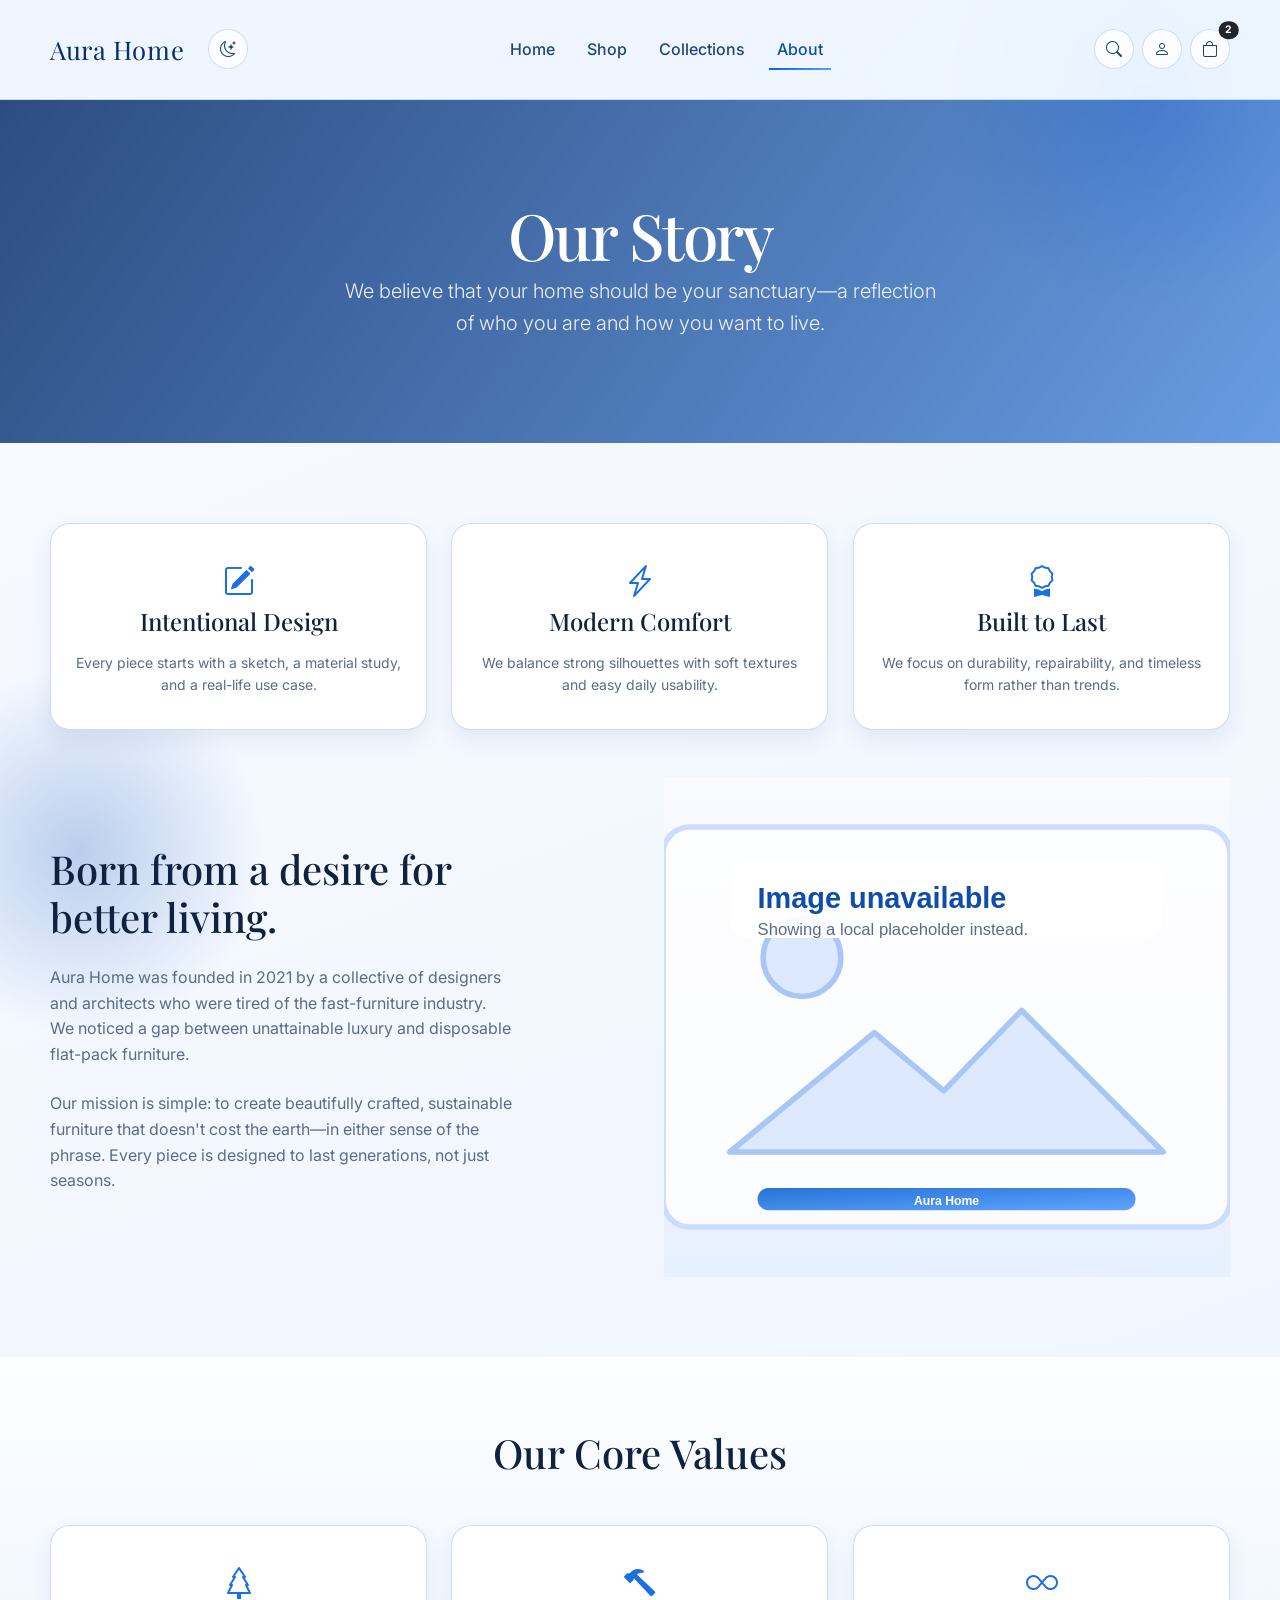
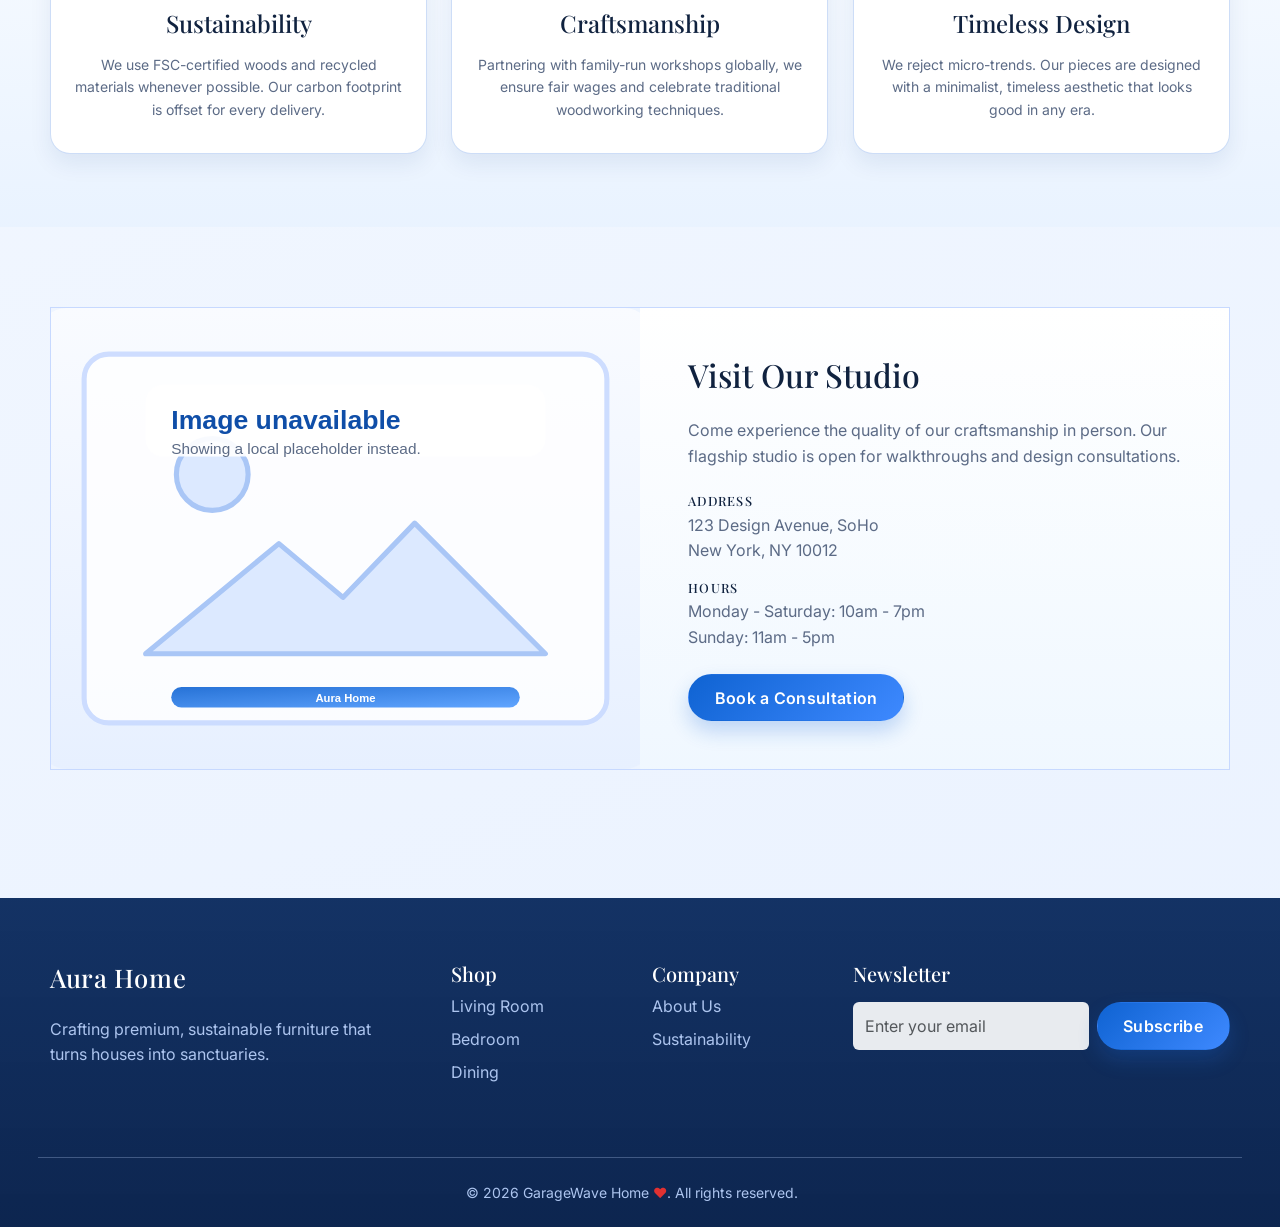
<file: about.html>
<!DOCTYPE html>
<html lang="en">

<head>
    <meta charset="UTF-8">
    <meta name="viewport" content="width=device-width, initial-scale=1.0">
    <title>About Us | Aura Home</title>
    <!-- Google Fonts -->
    <link rel="preconnect" href="https://fonts.googleapis.com">
    <link rel="preconnect" href="https://fonts.gstatic.com" crossorigin>
    <link
        href="https://fonts.googleapis.com/css2?family=Inter:wght@300;400;500;600&family=Playfair+Display:wght@500;600;700&display=swap"
        rel="stylesheet">
    <!-- Bootstrap 5 CSS -->
    <link href="https://cdn.jsdelivr.net/npm/bootstrap@5.3.2/dist/css/bootstrap.min.css" rel="stylesheet">
    <!-- Bootstrap Icons -->
    <link rel="stylesheet" href="https://cdn.jsdelivr.net/npm/bootstrap-icons@1.11.1/font/bootstrap-icons.css">
    <!-- AOS Animation CSS -->
    <link href="https://unpkg.com/aos@2.3.1/dist/aos.css" rel="stylesheet">
    <!-- Custom CSS -->
    <link rel="stylesheet" href="css/style.css">
</head>

<body>

    <!-- Header -->
    <nav class="navbar navbar-expand-lg sticky-top">
        <div class="container">
            <a class="navbar-brand" href="index.html">Aura Home</a>
            <button class="navbar-toggler border-0" type="button" data-bs-toggle="collapse" data-bs-target="#navbarNav">
                <i class="bi bi-list fs-2"></i>
            </button>
            <div class="collapse navbar-collapse" id="navbarNav">
                <ul class="navbar-nav mx-auto">
                    <li class="nav-item"><a class="nav-link" href="index.html">Home</a></li>
                    <li class="nav-item"><a class="nav-link" href="shop.html">Shop</a></li>
                    <li class="nav-item"><a class="nav-link" href="collections.html">Collections</a></li>
                    <li class="nav-item"><a class="nav-link active" href="about.html">About</a></li>
                </ul>
                <div class="d-flex align-items-center mt-3 mt-lg-0">
                    <a href="#" class="nav-icon"><i class="bi bi-search"></i></a>
                    <a href="profile.html" class="nav-icon"><i class="bi bi-person"></i></a>
                    <a href="cart.html" class="nav-icon position-relative">
                        <i class="bi bi-bag"></i>
                        <span class="position-absolute top-0 start-100 translate-middle badge rounded-pill bg-dark"
                            style="font-size: 0.65rem;">2</span>
                    </a>
                </div>
            </div>
        </div>
    </nav>

    <!-- Hero -->
    <section class="about-hero">
        <div class="container" data-aos="fade-up">
            <h1>Our Story</h1>
            <p class="lead" style="max-width: 600px; margin: 0 auto; color: rgba(255,255,255,0.9);">We believe that your
                home should be your sanctuary—a reflection of who you are and how you want to live.</p>
        </div>
    </section>

    <!-- Design Approach -->
    <section class="container mb-5">
        <div class="row g-4">
            <div class="col-md-4" data-aos="fade-up" data-aos-delay="100">
                <div class="value-card text-center">
                    <i class="bi bi-pencil-square value-icon"></i>
                    <h4 class="mb-3">Intentional Design</h4>
                    <p class="text-muted small mb-0">Every piece starts with a sketch, a material study, and a real-life
                        use case.</p>
                </div>
            </div>
            <div class="col-md-4" data-aos="fade-up" data-aos-delay="200">
                <div class="value-card text-center">
                    <i class="bi bi-lightning-charge value-icon"></i>
                    <h4 class="mb-3">Modern Comfort</h4>
                    <p class="text-muted small mb-0">We balance strong silhouettes with soft textures and easy daily
                        usability.</p>
                </div>
            </div>
            <div class="col-md-4" data-aos="fade-up" data-aos-delay="300">
                <div class="value-card text-center">
                    <i class="bi bi-award value-icon"></i>
                    <h4 class="mb-3">Built to Last</h4>
                    <p class="text-muted small mb-0">We focus on durability, repairability, and timeless form rather
                        than trends.</p>
                </div>
            </div>
        </div>
    </section>

    <!-- Content Block 1 -->
    <section class="container mb-5">
        <div class="row align-items-center g-5">
            <div class="col-lg-5" data-aos="fade-right">
                <h2 class="mb-4" style="font-size: 2.5rem;">Born from a desire for better living.</h2>
                <p class="text-muted mb-4">Aura Home was founded in 2021 by a collective of designers and architects who
                    were tired of the fast-furniture industry. We noticed a gap between unattainable luxury and
                    disposable flat-pack furniture.</p>
                <p class="text-muted">Our mission is simple: to create beautifully crafted, sustainable furniture that
                    doesn't cost the earth—in either sense of the phrase. Every piece is designed to last generations,
                    not just seasons.</p>
            </div>
            <div class="col-lg-6 offset-lg-1" data-aos="fade-left">
                <img src="https://images.unsplash.com/photo-1512917774080-9991f1c4c750?q=80&w=870&auto=format&fit=crop&ixlib=rb-4.1.0&ixid=M3wxMjA3fDB8MHxwaG90by1wYWdlfHx8fGVufDB8fHx8fA%3D%3D"
                    alt="Design Studio" class="w-100 about-feature-img" style="height: 500px; object-fit: cover;">
            </div>
        </div>
    </section>

    <!-- Philosophy -->
    <section class="philosophy-section">
        <div class="container text-center" data-aos="fade-up">
            <h2 class="mb-5" style="font-size: 2.5rem;">Our Core Values</h2>
            <div class="row g-4">
                <div class="col-md-4" data-aos="fade-up" data-aos-delay="100">
                    <div class="value-card">
                        <i class="bi bi-tree value-icon"></i>
                        <h4 class="mb-3">Sustainability</h4>
                        <p class="text-muted small mb-0">We use FSC-certified woods and recycled materials whenever
                            possible. Our carbon footprint is offset for every delivery.</p>
                    </div>
                </div>
                <div class="col-md-4" data-aos="fade-up" data-aos-delay="200">
                    <div class="value-card">
                        <i class="bi bi-hammer value-icon"></i>
                        <h4 class="mb-3">Craftsmanship</h4>
                        <p class="text-muted small mb-0">Partnering with family-run workshops globally, we ensure fair
                            wages and celebrate traditional woodworking techniques.</p>
                    </div>
                </div>
                <div class="col-md-4" data-aos="fade-up" data-aos-delay="300">
                    <div class="value-card">
                        <i class="bi bi-infinity value-icon"></i>
                        <h4 class="mb-3">Timeless Design</h4>
                        <p class="text-muted small mb-0">We reject micro-trends. Our pieces are designed with a
                            minimalist, timeless aesthetic that looks good in any era.</p>
                    </div>
                </div>
            </div>
        </div>
    </section>

    <!-- Contact / Visit -->
    <section class="container pb-5 mb-5">
        <div class="row g-0 border" style="border-color: var(--color-border) !important;">
            <div class="col-lg-6">
                <img src="https://images.unsplash.com/photo-1556228453-efd6c1ff04f6?ixlib=rb-4.0.3&auto=format&fit=crop&w=1000&q=80"
                    alt="Storefront" class="w-100 h-100" style="object-fit: cover; min-height: 400px;">
            </div>
            <div class="col-lg-6 d-flex align-items-center bg-surface">
                <div class="p-5 p-lg-5" data-aos="fade-up">
                    <h2 class="mb-4">Visit Our Studio</h2>
                    <p class="text-muted mb-4">Come experience the quality of our craftsmanship in person. Our flagship
                        studio is open for walkthroughs and design consultations.</p>

                    <div class="mb-3">
                        <h6 class="text-uppercase mb-1" style="letter-spacing: 0.1em; font-size: 0.8rem;">Address</h6>
                        <p class="text-muted">123 Design Avenue, SoHo<br>New York, NY 10012</p>
                    </div>

                    <div class="mb-4">
                        <h6 class="text-uppercase mb-1" style="letter-spacing: 0.1em; font-size: 0.8rem;">Hours</h6>
                        <p class="text-muted mb-0">Monday - Saturday: 10am - 7pm</p>
                        <p class="text-muted">Sunday: 11am - 5pm</p>
                    </div>

                    <a href="#" class="btn btn-primary">Book a Consultation</a>
                </div>
            </div>
        </div>
    </section>

    <!-- Footer -->
    <footer>
        <div class="container">
            <div class="row g-4">
                <div class="col-lg-4 col-md-6 mb-4">
                    <h3 class="navbar-brand mb-4 d-block">Aura Home</h3>
                    <p class="text-muted pe-lg-4">Crafting premium, sustainable furniture that turns houses into
                        sanctuaries.</p>
                </div>
                <div class="col-lg-2 col-md-6 mb-4">
                    <h5 class="footer-title">Shop</h5>
                    <div class="footer-links">
                        <a href="#">Living Room</a>
                        <a href="#">Bedroom</a>
                        <a href="#">Dining</a>
                    </div>
                </div>
                <div class="col-lg-2 col-md-6 mb-4">
                    <h5 class="footer-title">Company</h5>
                    <div class="footer-links">
                        <a href="about.html">About Us</a>
                        <a href="#">Sustainability</a>
                    </div>
                </div>
                <div class="col-lg-4 col-md-6 mb-4">
                    <h5 class="footer-title">Newsletter</h5>
                    <form class="d-flex mt-3">
                        <input type="email" class="form-control me-2 bg-light border-0" placeholder="Enter your email"
                            style="padding: 0.75rem;">
                        <button type="submit" class="btn btn-primary">Subscribe</button>
                    </form>
                </div>
            </div>
            <div class="row mt-5 pt-4 border-top">
                <div class="col-12 text-center">
                    <div class="d-flex flex-wrap justify-content-center align-items-center gap-3">
                        <p class="text-muted small mb-0">&copy; 2026 GarageWave Home <span
                                style="color: #e03131;">&#10084;</span>. All rights reserved.</p>
                        <div class="footer-links d-inline-flex gap-3 mb-0">

                        </div>
                    </div>
                </div>
            </div>
        </div>
    </footer>

    <!-- Bootstrap JS Bundle -->
    <script src="https://cdn.jsdelivr.net/npm/bootstrap@5.3.2/dist/js/bootstrap.bundle.min.js"></script>
    <!-- AOS Animation JS -->
    <script src="https://unpkg.com/aos@2.3.1/dist/aos.js"></script>
    <!-- Custom JS -->
    <script src="js/script.js"></script>
</body>

</html>
</file>
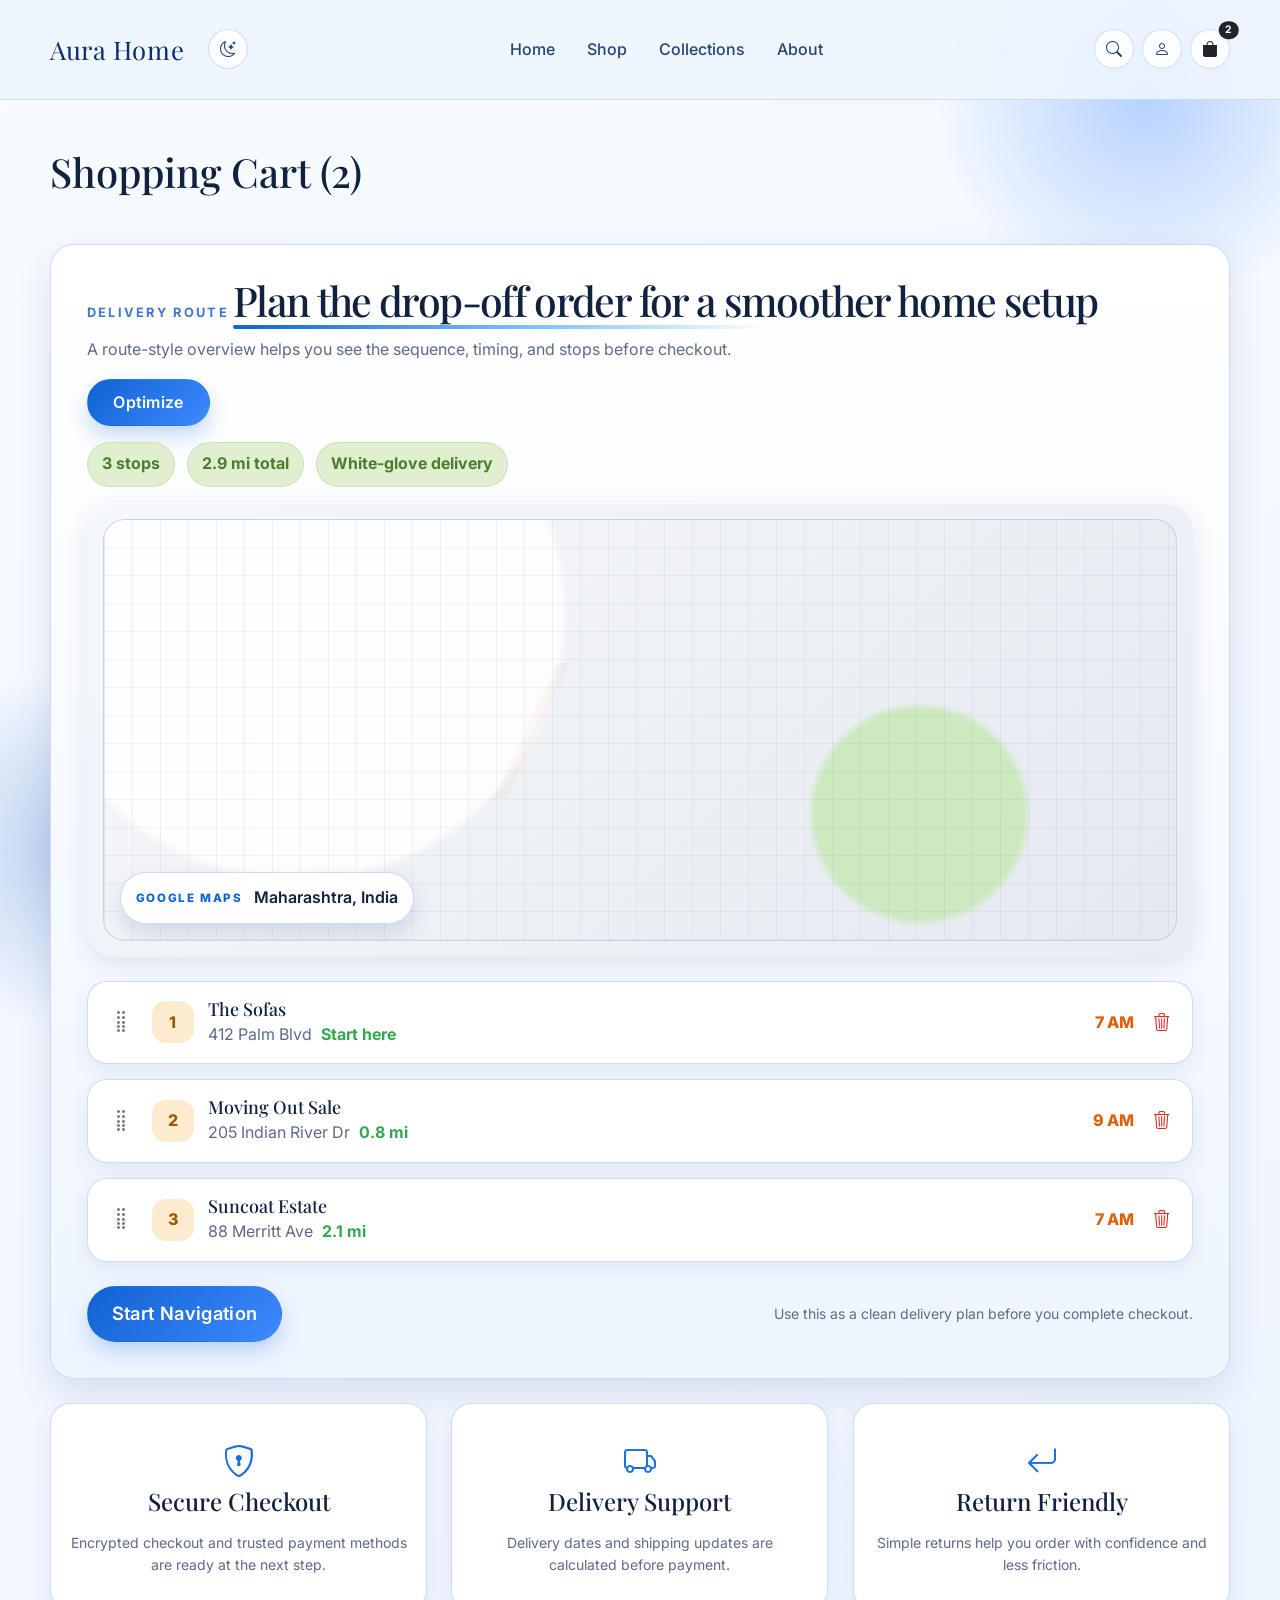
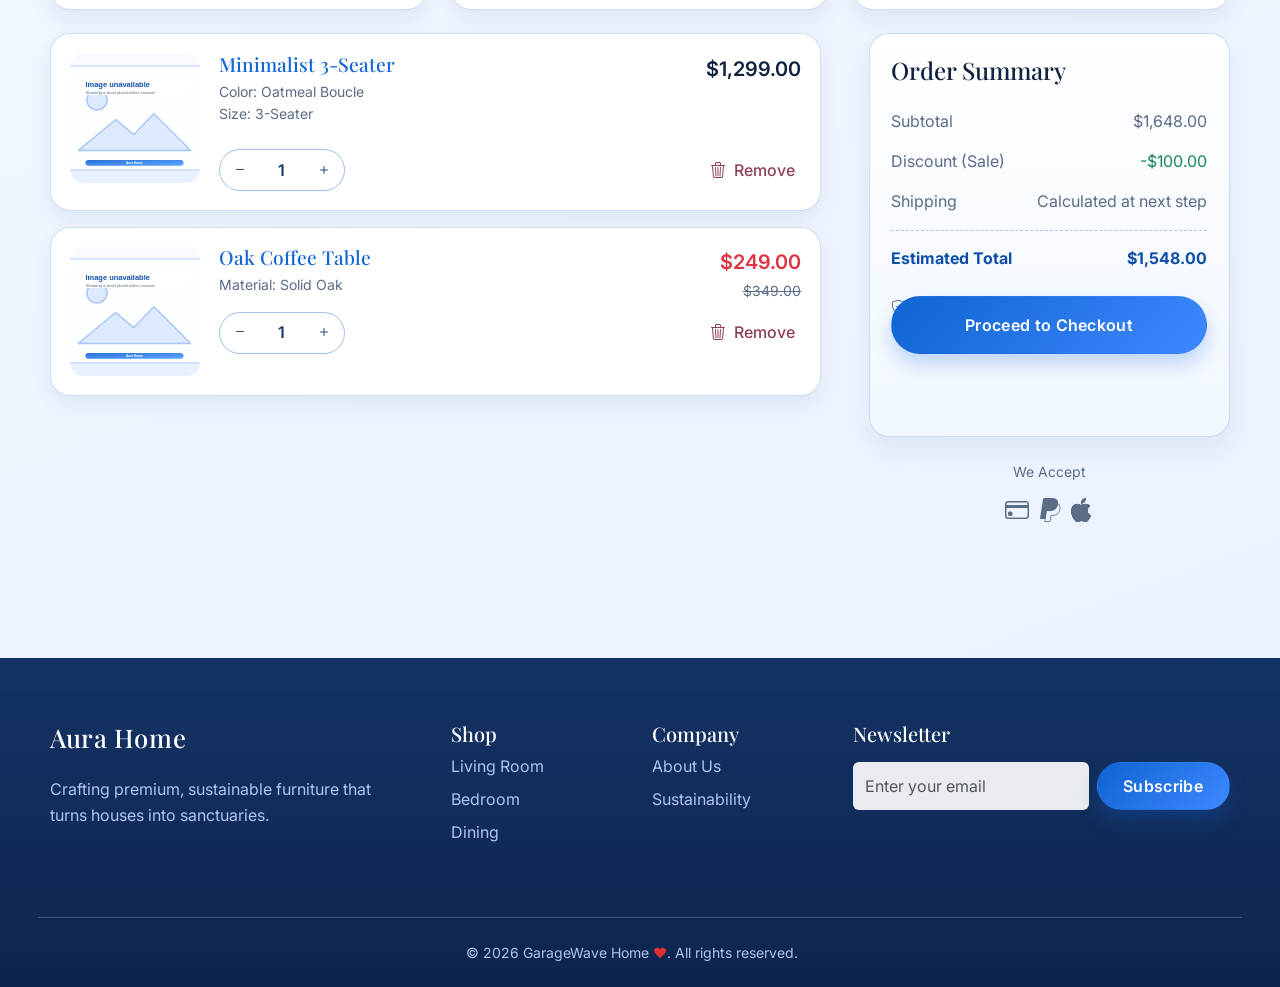
<file: cart.html>
<!DOCTYPE html>
<html lang="en">
<head>
    <meta charset="UTF-8">
    <meta name="viewport" content="width=device-width, initial-scale=1.0">
    <title>Your Cart | Aura Home</title>
    <!-- Google Fonts -->
    <link rel="preconnect" href="https://fonts.googleapis.com">
    <link rel="preconnect" href="https://fonts.gstatic.com" crossorigin>
    <link href="https://fonts.googleapis.com/css2?family=Inter:wght@300;400;500;600&family=Playfair+Display:wght@500;600;700&display=swap" rel="stylesheet">
    <!-- Bootstrap 5 CSS -->
    <link href="https://cdn.jsdelivr.net/npm/bootstrap@5.3.2/dist/css/bootstrap.min.css" rel="stylesheet">
    <!-- Bootstrap Icons -->
    <link rel="stylesheet" href="https://cdn.jsdelivr.net/npm/bootstrap-icons@1.11.1/font/bootstrap-icons.css">
    <!-- AOS Animation CSS -->
    <link href="https://unpkg.com/aos@2.3.1/dist/aos.css" rel="stylesheet">
    <!-- Custom CSS -->
    <link rel="stylesheet" href="css/style.css">
</head>
<body>

    <!-- Header -->
    <nav class="navbar navbar-expand-lg sticky-top">
        <div class="container">
            <a class="navbar-brand" href="index.html">Aura Home</a>
            <button class="navbar-toggler border-0" type="button" data-bs-toggle="collapse" data-bs-target="#navbarNav">
                <i class="bi bi-list fs-2"></i>
            </button>
            <div class="collapse navbar-collapse" id="navbarNav">
                <ul class="navbar-nav mx-auto">
                    <li class="nav-item"><a class="nav-link" href="index.html">Home</a></li>
                    <li class="nav-item"><a class="nav-link" href="shop.html">Shop</a></li>
                    <li class="nav-item"><a class="nav-link" href="collections.html">Collections</a></li>
                    <li class="nav-item"><a class="nav-link" href="about.html">About</a></li>
                </ul>
                <div class="d-flex align-items-center mt-3 mt-lg-0">
                    <a href="#" class="nav-icon"><i class="bi bi-search"></i></a>
                    <a href="profile.html" class="nav-icon"><i class="bi bi-person"></i></a>
                    <a href="cart.html" class="nav-icon position-relative">
                        <i class="bi bi-bag-fill text-dark"></i>
                        <span class="position-absolute top-0 start-100 translate-middle badge rounded-pill bg-dark" style="font-size: 0.65rem;">2</span>
                    </a>
                </div>
            </div>
        </div>
    </nav>

    <!-- Cart Content -->
    <section class="container py-5">
        <h1 class="mb-5" style="font-family: var(--font-heading);">Shopping Cart (2)</h1>

        <section class="route-planner-panel mb-4" data-aos="fade-up">
            <div class="d-flex justify-content-between align-items-start flex-wrap gap-3 mb-3">
                <div>
                    <span class="section-kicker">Delivery Route</span>
                    <h2 class="section-title mb-2">Plan the drop-off order for a smoother home setup</h2>
                    <p class="text-muted mb-0">A route-style overview helps you see the sequence, timing, and stops before checkout.</p>
                </div>
                <a href="#" class="btn btn-primary align-self-start">Optimize</a>
            </div>

            <div class="route-summary-row mb-3">
                <span class="route-summary-chip">3 stops</span>
                <span class="route-summary-chip">2.9 mi total</span>
                <span class="route-summary-chip">White-glove delivery</span>
            </div>

            <div class="route-board mb-4">
                <div class="route-board-map route-board-google-map">
                    <iframe
                        id="gw-cart-map-frame"
                        title="Current delivery location on Google Maps"
                        src="https://www.google.com/maps?q=Maharashtra,India&z=7&output=embed"
                        loading="lazy"
                        referrerpolicy="no-referrer-when-downgrade"
                        allowfullscreen></iframe>
                    <div class="route-map-overlay">
                        <span class="route-map-overlay-label">Google Maps</span>
                        <span id="gw-cart-map-note">Maharashtra, India</span>
                    </div>
                </div>
            </div>

            <div class="route-stop-list">
                <div class="route-stop-item">
                    <div class="route-handle"><i class="bi bi-grip-vertical"></i></div>
                    <div class="route-stop-badge">1</div>
                    <div class="route-stop-copy">
                        <h4>The Sofas</h4>
                        <p class="text-muted mb-0">412 Palm Blvd <span class="route-status">Start here</span></p>
                    </div>
                    <div class="route-stop-meta">7 AM</div>
                    <button class="route-remove" type="button" aria-label="Remove stop"><i class="bi bi-trash3"></i></button>
                </div>
                <div class="route-stop-item">
                    <div class="route-handle"><i class="bi bi-grip-vertical"></i></div>
                    <div class="route-stop-badge">2</div>
                    <div class="route-stop-copy">
                        <h4>Moving Out Sale</h4>
                        <p class="text-muted mb-0">205 Indian River Dr <span class="route-status">0.8 mi</span></p>
                    </div>
                    <div class="route-stop-meta">9 AM</div>
                    <button class="route-remove" type="button" aria-label="Remove stop"><i class="bi bi-trash3"></i></button>
                </div>
                <div class="route-stop-item mb-0">
                    <div class="route-handle"><i class="bi bi-grip-vertical"></i></div>
                    <div class="route-stop-badge">3</div>
                    <div class="route-stop-copy">
                        <h4>Suncoat Estate</h4>
                        <p class="text-muted mb-0">88 Merritt Ave <span class="route-status">2.1 mi</span></p>
                    </div>
                    <div class="route-stop-meta">7 AM</div>
                    <button class="route-remove" type="button" aria-label="Remove stop"><i class="bi bi-trash3"></i></button>
                </div>
            </div>

            <div class="route-action-bar mt-4">
                <a href="#" class="btn btn-primary btn-lg px-4">Start Navigation</a>
                <p class="text-muted small mb-0">Use this as a clean delivery plan before you complete checkout.</p>
            </div>
        </section>

        <div class="row g-4 mb-4">
            <div class="col-md-4" data-aos="fade-up" data-aos-delay="100">
                <div class="value-card text-center">
                    <i class="bi bi-shield-lock value-icon"></i>
                    <h4 class="mb-3">Secure Checkout</h4>
                    <p class="text-muted small mb-0">Encrypted checkout and trusted payment methods are ready at the next step.</p>
                </div>
            </div>
            <div class="col-md-4" data-aos="fade-up" data-aos-delay="200">
                <div class="value-card text-center">
                    <i class="bi bi-truck value-icon"></i>
                    <h4 class="mb-3">Delivery Support</h4>
                    <p class="text-muted small mb-0">Delivery dates and shipping updates are calculated before payment.</p>
                </div>
            </div>
            <div class="col-md-4" data-aos="fade-up" data-aos-delay="300">
                <div class="value-card text-center">
                    <i class="bi bi-arrow-return-left value-icon"></i>
                    <h4 class="mb-3">Return Friendly</h4>
                    <p class="text-muted small mb-0">Simple returns help you order with confidence and less friction.</p>
                </div>
            </div>
        </div>

        <div class="row g-5">
            <!-- Cart Items -->
            <div class="col-lg-8">
                <!-- Item 1 -->
                <div class="cart-item">
                    <div class="cart-img-wrapper">
                        <a href="product.html">
                            <img src="https://images.unsplash.com/photo-1592078615290-033ee584e267?ixlib=rb-4.0.3&auto=format&fit=crop&w=300&q=80" alt="Minimalist Sofa">
                        </a>
                    </div>
                    <div class="cart-item-details">
                        <div class="d-flex justify-content-between align-items-start mb-2">
                            <div>
                                <h3 class="cart-item-title"><a href="product.html">Minimalist 3-Seater</a></h3>
                                <p class="text-muted small mb-0">Color: Oatmeal Boucle</p>
                                <p class="text-muted small">Size: 3-Seater</p>
                            </div>
                            <span class="fw-semibold fs-5 d-none d-md-block">$1,299.00</span>
                        </div>
                        <div class="d-flex justify-content-between align-items-center cart-item-actions">
                            <div class="qty-selector">
                                <button class="qty-btn qty-minus"><i class="bi bi-dash"></i></button>
                                <input type="text" class="qty-input" value="1" readonly>
                                <button class="qty-btn qty-plus"><i class="bi bi-plus"></i></button>
                            </div>
                            <span class="fw-semibold fs-5 d-md-none">$1,299.00</span>
                            <button class="btn-remove ms-4"><i class="bi bi-trash3 me-1"></i> Remove</button>
                        </div>
                    </div>
                </div>

                <!-- Item 2 -->
                <div class="cart-item">
                    <div class="cart-img-wrapper">
                        <a href="#">
                            <img src="https://images.unsplash.com/photo-1532372576444-eea15c1202f5?ixlib=rb-4.0.3&auto=format&fit=crop&w=300&q=80" alt="Coffee Table">
                        </a>
                    </div>
                    <div class="cart-item-details">
                        <div class="d-flex justify-content-between align-items-start mb-2">
                            <div>
                                <h3 class="cart-item-title"><a href="#">Oak Coffee Table</a></h3>
                                <p class="text-muted small mb-0">Material: Solid Oak</p>
                            </div>
                            <div class="text-end d-none d-md-block">
                                <span class="fw-semibold fs-5 text-danger">$249.00</span><br>
                                <span class="text-decoration-line-through text-muted small">$349.00</span>
                            </div>
                        </div>
                        <div class="d-flex justify-content-between align-items-center cart-item-actions">
                            <div class="qty-selector">
                                <button class="qty-btn qty-minus"><i class="bi bi-dash"></i></button>
                                <input type="text" class="qty-input" value="1" readonly>
                                <button class="qty-btn qty-plus"><i class="bi bi-plus"></i></button>
                            </div>
                            <div class="text-end d-md-none">
                                <span class="fw-semibold fs-5 text-danger">$249.00</span>
                            </div>
                            <button class="btn-remove ms-4"><i class="bi bi-trash3 me-1"></i> Remove</button>
                        </div>
                    </div>
                </div>
            </div>

            <!-- Summary -->
            <div class="col-lg-4">
                <div class="cart-summary">
                    <h4 class="mb-4">Order Summary</h4>
                    <div class="summary-row text-muted">
                        <span>Subtotal</span>
                        <span>$1,648.00</span>
                    </div>
                    <div class="summary-row text-muted">
                        <span>Discount (Sale)</span>
                        <span class="text-success">-$100.00</span>
                    </div>
                    <div class="summary-row text-muted">
                        <span>Shipping</span>
                        <span>Calculated at next step</span>
                    </div>
                    <div class="summary-row summary-total">
                        <span>Estimated Total</span>
                        <span>$1,548.00</span>
                    </div>
                    
                    <div class="mt-4">
                        <p class="small text-muted mb-3"><i class="bi bi-shield-check me-1"></i> Secure Checkout. Taxes and shipping calculated at checkout.</p>
                        <div class="sticky-checkout">
                            <button class="btn btn-primary w-100 fs-6 py-3">Proceed to Checkout</button>
                        </div>
                    </div>
                </div>
                
                <!-- Accepted Payments -->
                <div class="text-center mt-4">
                    <p class="small text-muted mb-2">We Accept</p>
                    <div class="d-flex justify-content-center gap-2 text-muted fs-4">
                        <i class="bi bi-credit-card"></i>
                        <i class="bi bi-paypal"></i>
                        <i class="bi bi-apple"></i>
                    </div>
                </div>
            </div>
        </div>
    </section>

    <!-- Footer -->
    <footer>
        <div class="container">
            <div class="row g-4">
                <div class="col-lg-4 col-md-6 mb-4">
                    <h3 class="navbar-brand mb-4 d-block">Aura Home</h3>
                    <p class="text-muted pe-lg-4">Crafting premium, sustainable furniture that turns houses into sanctuaries.</p>
                </div>
                <div class="col-lg-2 col-md-6 mb-4">
                    <h5 class="footer-title">Shop</h5>
                    <div class="footer-links">
                        <a href="#">Living Room</a>
                        <a href="#">Bedroom</a>
                        <a href="#">Dining</a>
                    </div>
                </div>
                <div class="col-lg-2 col-md-6 mb-4">
                    <h5 class="footer-title">Company</h5>
                    <div class="footer-links">
                        <a href="about.html">About Us</a>
                        <a href="#">Sustainability</a>
                    </div>
                </div>
                <div class="col-lg-4 col-md-6 mb-4">
                    <h5 class="footer-title">Newsletter</h5>
                    <form class="d-flex mt-3">
                        <input type="email" class="form-control me-2 bg-light border-0" placeholder="Enter your email" style="padding: 0.75rem;">
                        <button type="submit" class="btn btn-primary">Subscribe</button>
                    </form>
                </div>
            </div>
            <div class="row mt-5 pt-4 border-top">
                <div class="col-12 text-center">
                    <div class="d-flex flex-wrap justify-content-center align-items-center gap-3">
                        <p class="text-muted small mb-0">&copy; 2026 GarageWave Home <span style="color: #e03131;">&#10084;</span>. All rights reserved.</p>
                        <div class="footer-links d-inline-flex gap-3 mb-0">
                           
                        </div>
                    </div>
                </div>
            </div>
        </div>
    </footer>

    <!-- Bootstrap JS Bundle -->
    <script src="https://cdn.jsdelivr.net/npm/bootstrap@5.3.2/dist/js/bootstrap.bundle.min.js"></script>
    <!-- AOS Animation JS -->
    <script src="https://unpkg.com/aos@2.3.1/dist/aos.js"></script>
    <!-- Custom JS -->
    <script src="js/script.js"></script>
</body>
</html>
</file>
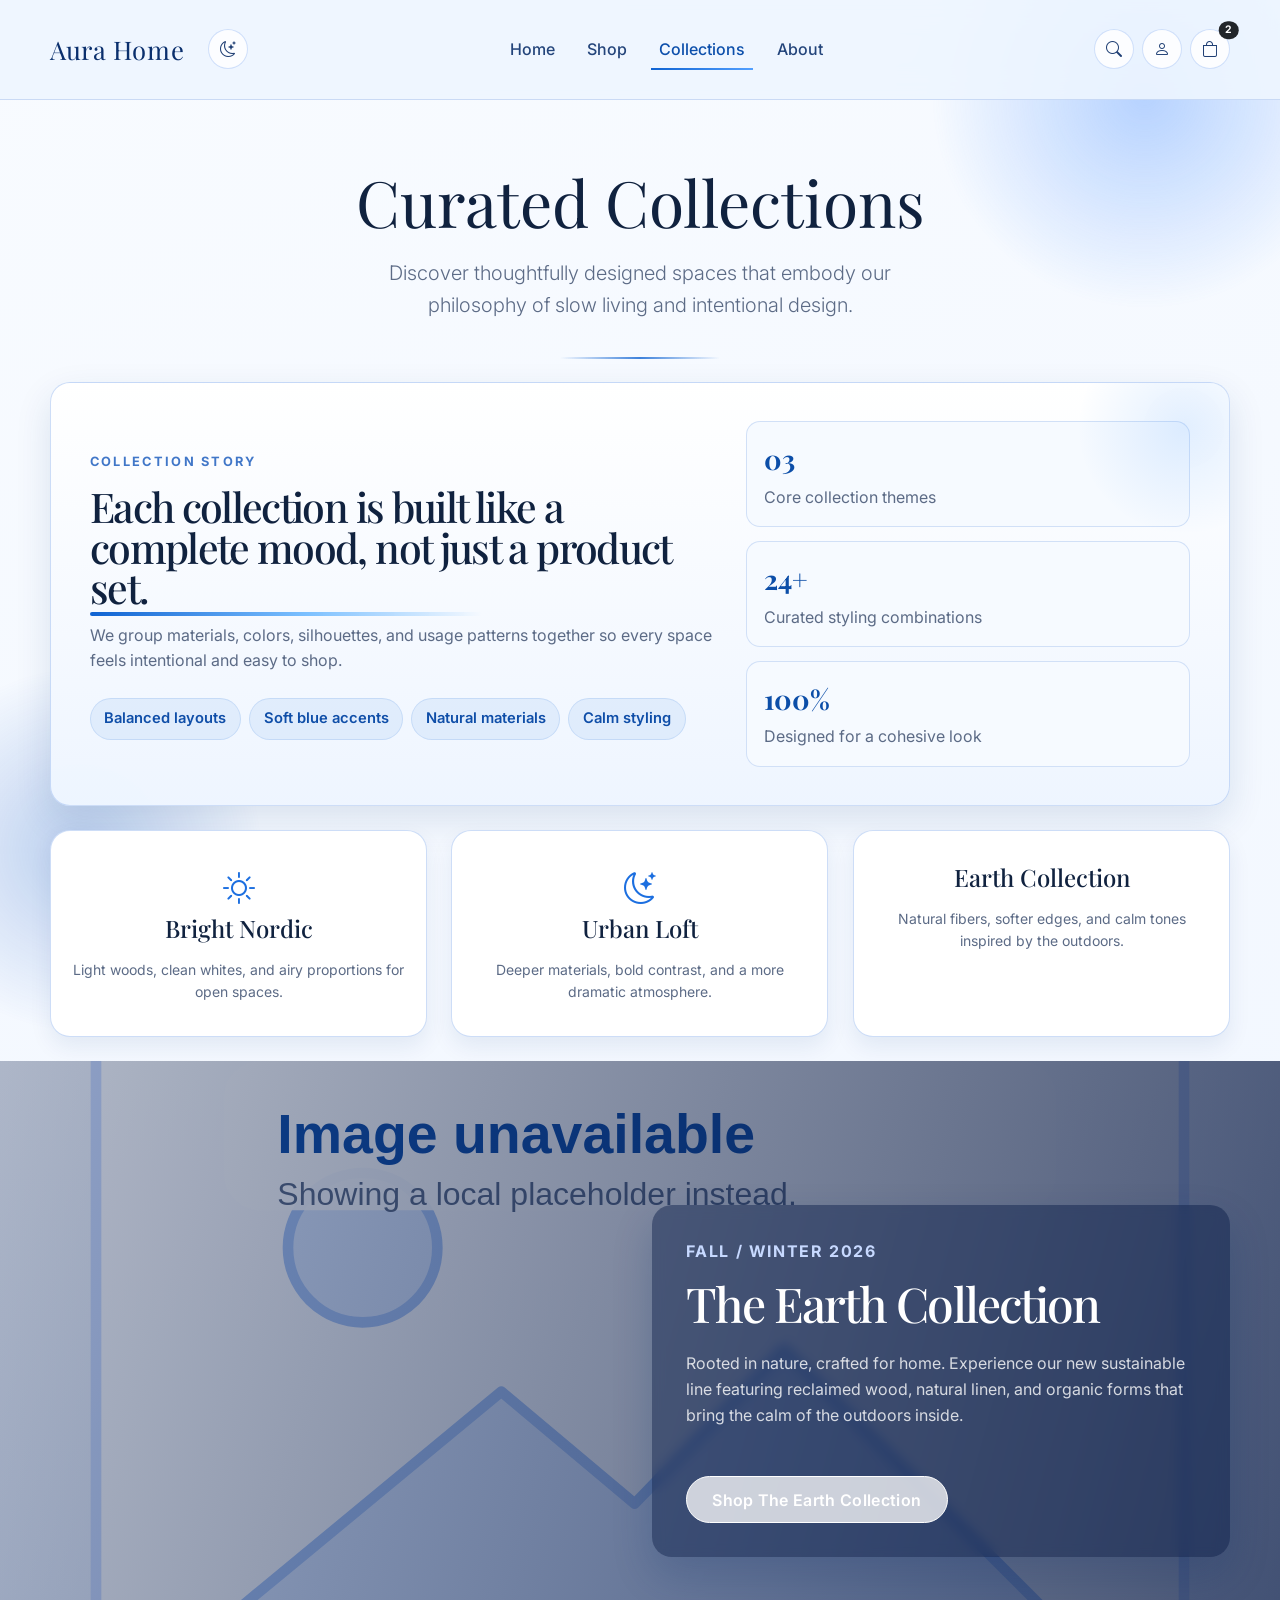
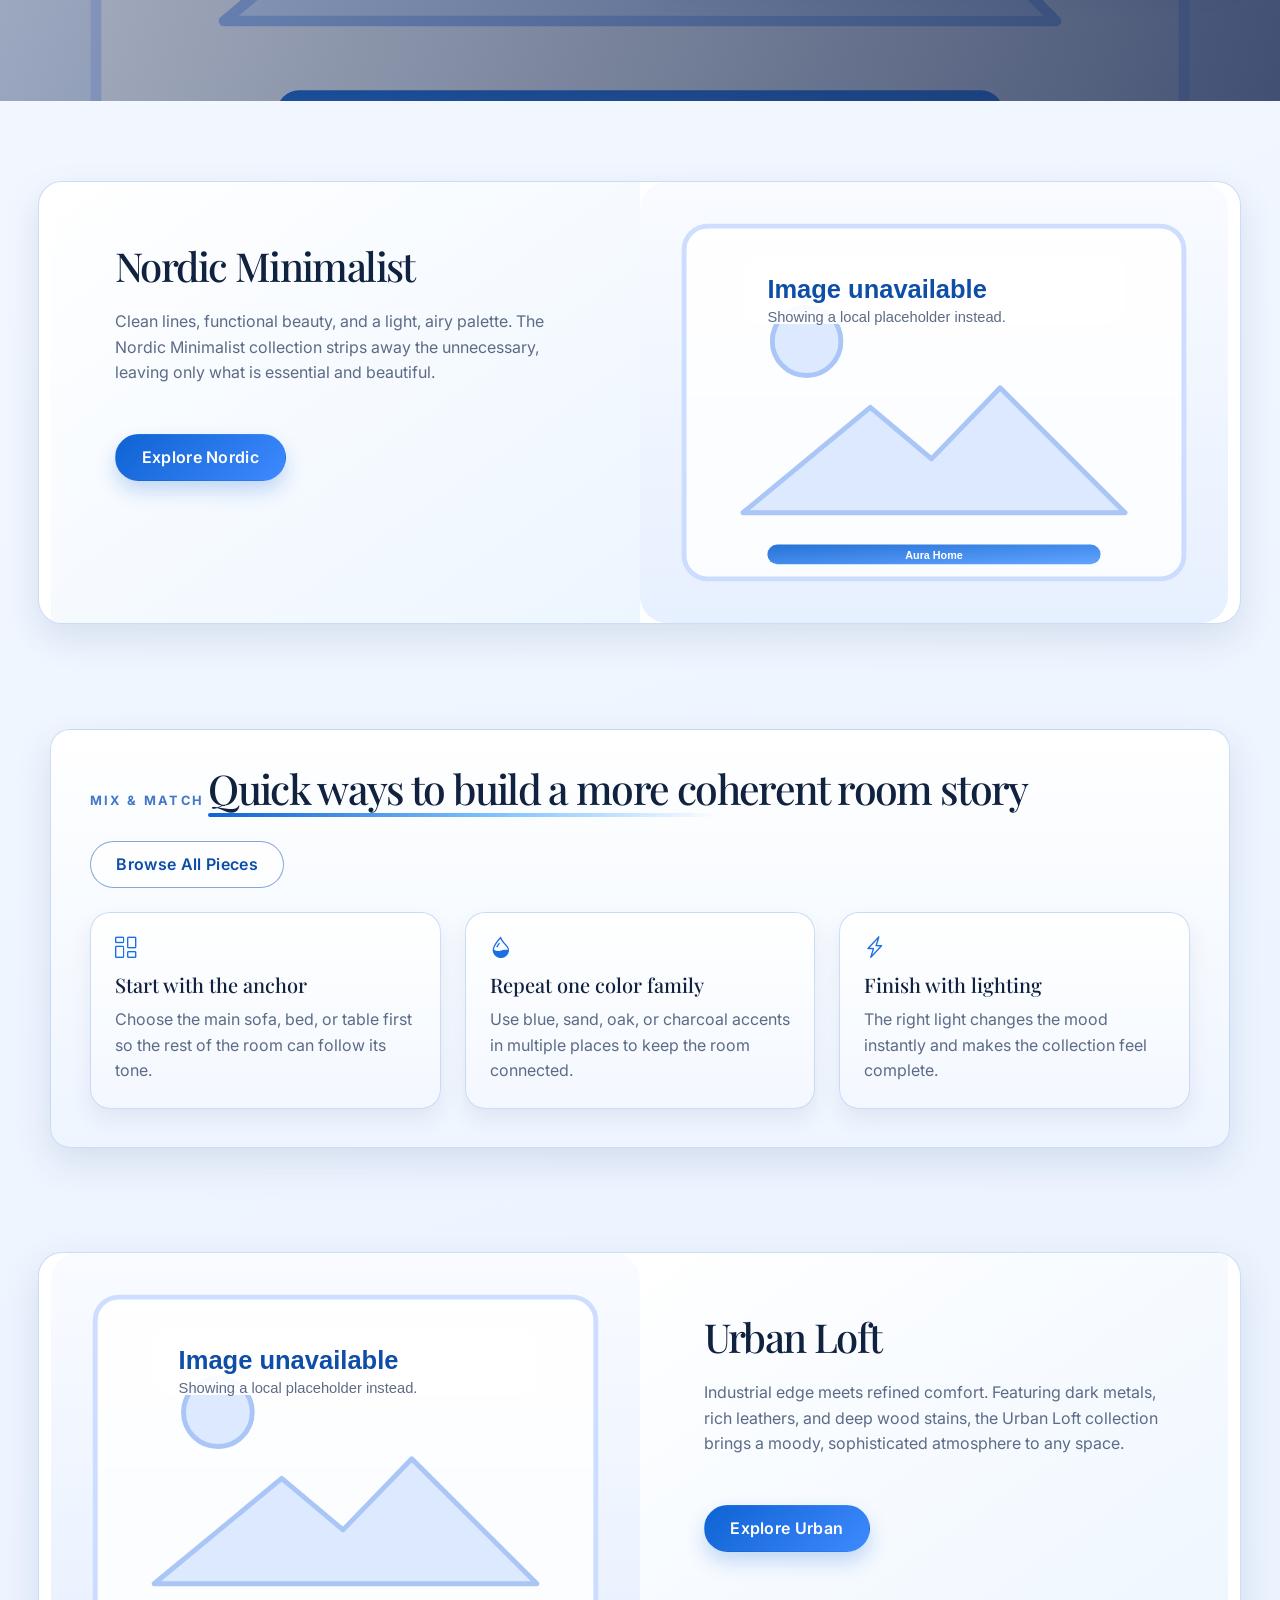
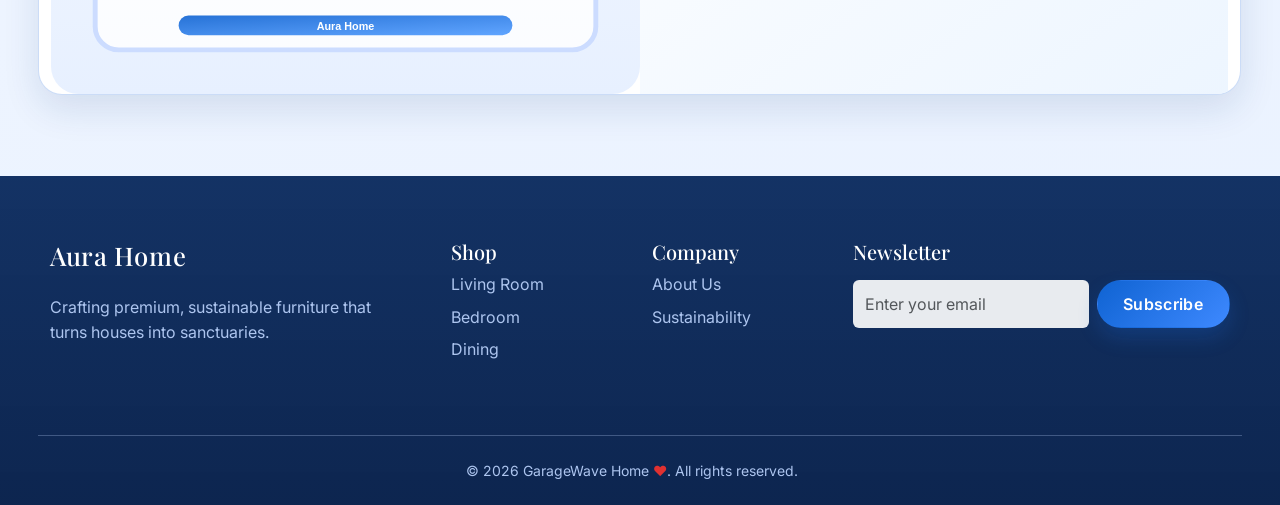
<file: collections.html>
<!DOCTYPE html>
<html lang="en">
<head>
    <meta charset="UTF-8">
    <meta name="viewport" content="width=device-width, initial-scale=1.0">
    <title>Curated Collections | Aura Home</title>
    <!-- Google Fonts -->
    <link rel="preconnect" href="https://fonts.googleapis.com">
    <link rel="preconnect" href="https://fonts.gstatic.com" crossorigin>
    <link href="https://fonts.googleapis.com/css2?family=Inter:wght@300;400;500;600&family=Playfair+Display:wght@500;600;700&display=swap" rel="stylesheet">
    <!-- Bootstrap 5 CSS -->
    <link href="https://cdn.jsdelivr.net/npm/bootstrap@5.3.2/dist/css/bootstrap.min.css" rel="stylesheet">
    <!-- Bootstrap Icons -->
    <link rel="stylesheet" href="https://cdn.jsdelivr.net/npm/bootstrap-icons@1.11.1/font/bootstrap-icons.css">
    <!-- AOS Animation CSS -->
    <link href="https://unpkg.com/aos@2.3.1/dist/aos.css" rel="stylesheet">
    <!-- Custom CSS -->
    <link rel="stylesheet" href="css/style.css">
</head>
<body>

    <!-- Header -->
    <nav class="navbar navbar-expand-lg sticky-top">
        <div class="container">
            <a class="navbar-brand" href="index.html">Aura Home</a>
            <button class="navbar-toggler border-0" type="button" data-bs-toggle="collapse" data-bs-target="#navbarNav">
                <i class="bi bi-list fs-2"></i>
            </button>
            <div class="collapse navbar-collapse" id="navbarNav">
                <ul class="navbar-nav mx-auto">
                    <li class="nav-item"><a class="nav-link" href="index.html">Home</a></li>
                    <li class="nav-item"><a class="nav-link" href="shop.html">Shop</a></li>
                    <li class="nav-item"><a class="nav-link active" href="collections.html">Collections</a></li>
                    <li class="nav-item"><a class="nav-link" href="about.html">About</a></li>
                </ul>
                <div class="d-flex align-items-center mt-3 mt-lg-0">
                    <a href="#" class="nav-icon"><i class="bi bi-search"></i></a>
                    <a href="profile.html" class="nav-icon"><i class="bi bi-person"></i></a>
                    <a href="cart.html" class="nav-icon position-relative">
                        <i class="bi bi-bag"></i>
                        <span class="position-absolute top-0 start-100 translate-middle badge rounded-pill bg-dark" style="font-size: 0.65rem;">2</span>
                    </a>
                </div>
            </div>
        </div>
    </nav>

    <!-- Page Header -->
    <div class="page-header" data-aos="fade-up">
        <div class="container">
            <h1 class="display-3" style="font-family: var(--font-heading);">Curated Collections</h1>
            <p class="lead text-muted mt-3 mx-auto" style="max-width: 600px;">Discover thoughtfully designed spaces that embody our philosophy of slow living and intentional design.</p>
        </div>
    </div>

    <!-- Collection Intro -->
    <section class="container pb-4">
        <div class="collection-intro-panel" data-aos="fade-up">
            <div class="row g-4 align-items-center">
                <div class="col-lg-7">
                    <span class="section-kicker">Collection Story</span>
                    <h2 class="section-title mb-3">Each collection is built like a complete mood, not just a product set.</h2>
                    <p class="text-muted mb-4">We group materials, colors, silhouettes, and usage patterns together so every space feels intentional and easy to shop.</p>
                    <div class="d-flex flex-wrap gap-2">
                        <span class="collection-pill">Balanced layouts</span>
                        <span class="collection-pill">Soft blue accents</span>
                        <span class="collection-pill">Natural materials</span>
                        <span class="collection-pill">Calm styling</span>
                    </div>
                </div>
                <div class="col-lg-5">
                    <div class="collection-metrics">
                        <div class="collection-metric-card">
                            <strong>03</strong>
                            <span>Core collection themes</span>
                        </div>
                        <div class="collection-metric-card">
                            <strong>24+</strong>
                            <span>Curated styling combinations</span>
                        </div>
                        <div class="collection-metric-card">
                            <strong>100%</strong>
                            <span>Designed for a cohesive look</span>
                        </div>
                    </div>
                </div>
            </div>
        </div>
    </section>

    <!-- Collection Highlights -->
    <section class="container pb-4">
        <div class="row g-4">
            <div class="col-md-4" data-aos="fade-up" data-aos-delay="100">
                <div class="value-card text-center">
                    <i class="bi bi-sun value-icon"></i>
                    <h4 class="mb-3">Bright Nordic</h4>
                    <p class="text-muted small mb-0">Light woods, clean whites, and airy proportions for open spaces.</p>
                </div>
            </div>
            <div class="col-md-4" data-aos="fade-up" data-aos-delay="200">
                <div class="value-card text-center">
                    <i class="bi bi-moon-stars value-icon"></i>
                    <h4 class="mb-3">Urban Loft</h4>
                    <p class="text-muted small mb-0">Deeper materials, bold contrast, and a more dramatic atmosphere.</p>
                </div>
            </div>
            <div class="col-md-4" data-aos="fade-up" data-aos-delay="300">
                <div class="value-card text-center">
                    <i class="bi bi-leaf value-icon"></i>
                    <h4 class="mb-3">Earth Collection</h4>
                    <p class="text-muted small mb-0">Natural fibers, softer edges, and calm tones inspired by the outdoors.</p>
                </div>
            </div>
        </div>
    </section>

    <!-- Collection 1 (Full Width) -->
    <section class="collection-hero">
        <img src="https://images.unsplash.com/photo-1556228453-efd6c1ff04f6?ixlib=rb-4.0.3&auto=format&fit=crop&w=2000&q=80" alt="The Earth Collection" class="collection-img">
        <div class="collection-overlay"></div>
        <div class="container">
            <div class="row">
                <div class="col-lg-6 offset-lg-6">
                    <div class="collection-content" data-aos="fade-up">
                        <span class="text-uppercase tracking-widest fw-bold mb-3 d-block" style="letter-spacing: 0.1em; color: var(--color-border);">Fall / Winter 2026</span>
                        <h2 class="mb-4 text-white" style="font-size: 3rem;">The Earth Collection</h2>
                        <p class="mb-5" style="color: rgba(255,255,255,0.8);">Rooted in nature, crafted for home. Experience our new sustainable line featuring reclaimed wood, natural linen, and organic forms that bring the calm of the outdoors inside.</p>
                        <a href="shop.html" class="btn btn-outline border-white text-white">Shop The Earth Collection</a>
                    </div>
                </div>
            </div>
        </div>
    </section>

    <!-- Collection 2 (Split Left) -->
    <section class="container collection-split">
        <div class="row g-0">
            <div class="col-lg-6 order-lg-2">
                <div class="img-wrapper">
                    <img src="https://images.unsplash.com/photo-1600210492486-724fe5c67fb0?ixlib=rb-4.0.3&auto=format&fit=crop&w=1200&q=80" alt="Nordic Minimalist">
                </div>
            </div>
            <div class="col-lg-6 order-lg-1">
                <div class="text-wrapper" data-aos="fade-right">
                    <h2 class="mb-4" style="font-size: 2.5rem;">Nordic Minimalist</h2>
                    <p class="text-muted mb-5">Clean lines, functional beauty, and a light, airy palette. The Nordic Minimalist collection strips away the unnecessary, leaving only what is essential and beautiful.</p>
                    <div>
                        <a href="shop.html" class="btn btn-primary">Explore Nordic</a>
                    </div>
                </div>
            </div>
        </div>
    </section>

    <!-- Collection Mix & Match -->
    <section class="container py-4 mb-3">
        <div class="collection-grid-panel" data-aos="fade-up">
            <div class="d-flex justify-content-between align-items-end flex-wrap gap-3 mb-4">
                <div>
                    <span class="section-kicker">Mix & Match</span>
                    <h2 class="section-title mb-0">Quick ways to build a more coherent room story</h2>
                </div>
                <a href="shop.html" class="btn btn-outline">Browse All Pieces</a>
            </div>
            <div class="row g-4">
                <div class="col-md-4" data-aos="fade-up" data-aos-delay="100">
                    <div class="collection-note-card h-100">
                        <i class="bi bi-columns-gap collection-note-icon"></i>
                        <h4>Start with the anchor</h4>
                        <p class="text-muted mb-0">Choose the main sofa, bed, or table first so the rest of the room can follow its tone.</p>
                    </div>
                </div>
                <div class="col-md-4" data-aos="fade-up" data-aos-delay="200">
                    <div class="collection-note-card h-100">
                        <i class="bi bi-droplet-half collection-note-icon"></i>
                        <h4>Repeat one color family</h4>
                        <p class="text-muted mb-0">Use blue, sand, oak, or charcoal accents in multiple places to keep the room connected.</p>
                    </div>
                </div>
                <div class="col-md-4" data-aos="fade-up" data-aos-delay="300">
                    <div class="collection-note-card h-100">
                        <i class="bi bi-lightning-charge collection-note-icon"></i>
                        <h4>Finish with lighting</h4>
                        <p class="text-muted mb-0">The right light changes the mood instantly and makes the collection feel complete.</p>
                    </div>
                </div>
            </div>
        </div>
    </section>

    <!-- Collection 3 (Split Right) -->
    <section class="container collection-split">
        <div class="row g-0">
            <div class="col-lg-6">
                <div class="img-wrapper">
                    <img src="https://images.unsplash.com/photo-1598928506311-c55ded91a20c?ixlib=rb-4.0.3&auto=format&fit=crop&w=1200&q=80" alt="Urban Loft">
                </div>
            </div>
            <div class="col-lg-6">
                <div class="text-wrapper" data-aos="fade-left">
                    <h2 class="mb-4" style="font-size: 2.5rem;">Urban Loft</h2>
                    <p class="text-muted mb-5">Industrial edge meets refined comfort. Featuring dark metals, rich leathers, and deep wood stains, the Urban Loft collection brings a moody, sophisticated atmosphere to any space.</p>
                    <div>
                        <a href="shop.html" class="btn btn-primary">Explore Urban</a>
                    </div>
                </div>
            </div>
        </div>
    </section>

    <!-- Footer -->
    <footer>
        <div class="container">
            <div class="row g-4">
                <div class="col-lg-4 col-md-6 mb-4">
                    <h3 class="navbar-brand mb-4 d-block">Aura Home</h3>
                    <p class="text-muted pe-lg-4">Crafting premium, sustainable furniture that turns houses into sanctuaries.</p>
                </div>
                <div class="col-lg-2 col-md-6 mb-4">
                    <h5 class="footer-title">Shop</h5>
                    <div class="footer-links">
                        <a href="#">Living Room</a>
                        <a href="#">Bedroom</a>
                        <a href="#">Dining</a>
                    </div>
                </div>
                <div class="col-lg-2 col-md-6 mb-4">
                    <h5 class="footer-title">Company</h5>
                    <div class="footer-links">
                        <a href="about.html">About Us</a>
                        <a href="#">Sustainability</a>
                    </div>
                </div>
                <div class="col-lg-4 col-md-6 mb-4">
                    <h5 class="footer-title">Newsletter</h5>
                    <form class="d-flex mt-3">
                        <input type="email" class="form-control me-2 bg-light border-0" placeholder="Enter your email" style="padding: 0.75rem;">
                        <button type="submit" class="btn btn-primary">Subscribe</button>
                    </form>
                </div>
            </div>
            <div class="row mt-5 pt-4 border-top">
                <div class="col-12 text-center">
                    <div class="d-flex flex-wrap justify-content-center align-items-center gap-3">
                        <p class="text-muted small mb-0">&copy; 2026 GarageWave Home <span style="color: #e03131;">&#10084;</span>. All rights reserved.</p>
                        <div class="footer-links d-inline-flex gap-3 mb-0">
                    
                        </div>
                    </div>
                </div>
            </div>
        </div>
    </footer>

    <!-- Bootstrap JS Bundle -->
    <script src="https://cdn.jsdelivr.net/npm/bootstrap@5.3.2/dist/js/bootstrap.bundle.min.js"></script>
    <!-- AOS Animation JS -->
    <script src="https://unpkg.com/aos@2.3.1/dist/aos.js"></script>
    <!-- Custom JS -->
    <script src="js/script.js"></script>
</body>
</html>
</file>
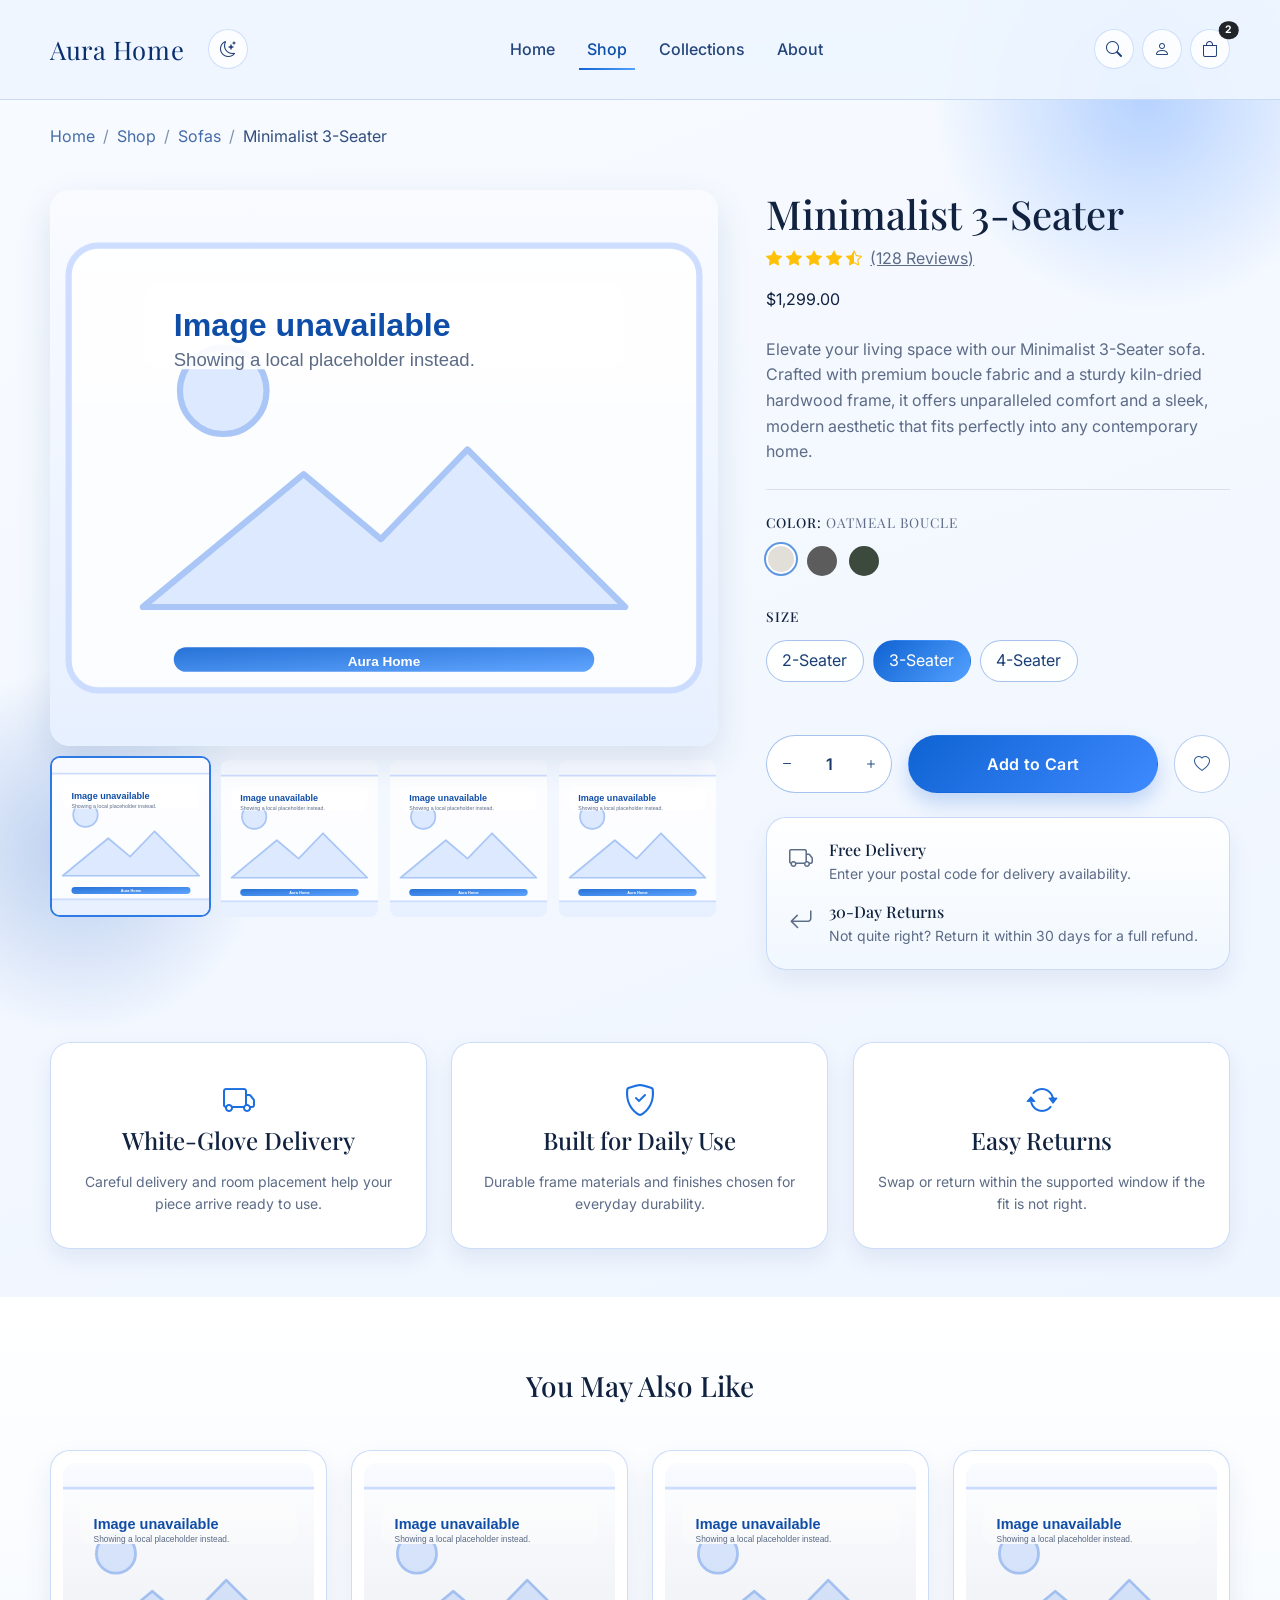
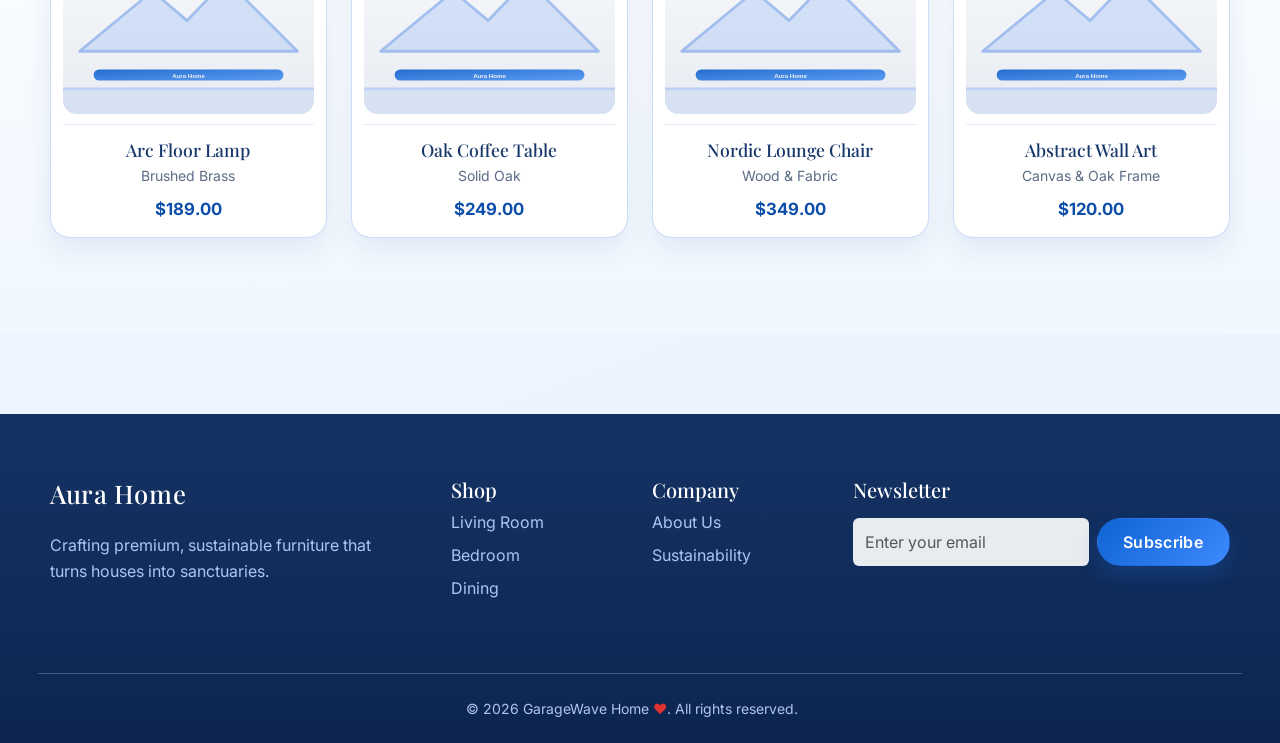
<file: product.html>
<!DOCTYPE html>
<html lang="en">
<head>
    <meta charset="UTF-8">
    <meta name="viewport" content="width=device-width, initial-scale=1.0">
    <title>Minimalist 3-Seater | Aura Home</title>
    <!-- Google Fonts -->
    <link rel="preconnect" href="https://fonts.googleapis.com">
    <link rel="preconnect" href="https://fonts.gstatic.com" crossorigin>
    <link href="https://fonts.googleapis.com/css2?family=Inter:wght@300;400;500;600&family=Playfair+Display:wght@500;600;700&display=swap" rel="stylesheet">
    <!-- Bootstrap 5 CSS -->
    <link href="https://cdn.jsdelivr.net/npm/bootstrap@5.3.2/dist/css/bootstrap.min.css" rel="stylesheet">
    <!-- Bootstrap Icons -->
    <link rel="stylesheet" href="https://cdn.jsdelivr.net/npm/bootstrap-icons@1.11.1/font/bootstrap-icons.css">
    <!-- AOS Animation CSS -->
    <link href="https://unpkg.com/aos@2.3.1/dist/aos.css" rel="stylesheet">
    <!-- Custom CSS -->
    <link rel="stylesheet" href="css/style.css">
</head>
<body>

    <!-- Header -->
    <nav class="navbar navbar-expand-lg sticky-top">
        <div class="container">
            <a class="navbar-brand" href="index.html">Aura Home</a>
            <button class="navbar-toggler border-0" type="button" data-bs-toggle="collapse" data-bs-target="#navbarNav">
                <i class="bi bi-list fs-2"></i>
            </button>
            <div class="collapse navbar-collapse" id="navbarNav">
                <ul class="navbar-nav mx-auto">
                    <li class="nav-item"><a class="nav-link" href="index.html">Home</a></li>
                    <li class="nav-item"><a class="nav-link active" href="shop.html">Shop</a></li>
                    <li class="nav-item"><a class="nav-link" href="collections.html">Collections</a></li>
                    <li class="nav-item"><a class="nav-link" href="about.html">About</a></li>
                </ul>
                <div class="d-flex align-items-center mt-3 mt-lg-0">
                    <a href="#" class="nav-icon"><i class="bi bi-search"></i></a>
                    <a href="profile.html" class="nav-icon"><i class="bi bi-person"></i></a>
                    <a href="cart.html" class="nav-icon position-relative">
                        <i class="bi bi-bag"></i>
                        <span class="position-absolute top-0 start-100 translate-middle badge rounded-pill bg-dark" style="font-size: 0.65rem;">2</span>
                    </a>
                </div>
            </div>
        </div>
    </nav>

    <!-- Breadcrumb -->
    <div class="container mt-4">
        <nav aria-label="breadcrumb">
            <ol class="breadcrumb">
                <li class="breadcrumb-item"><a href="index.html" class="text-muted">Home</a></li>
                <li class="breadcrumb-item"><a href="shop.html" class="text-muted">Shop</a></li>
                <li class="breadcrumb-item"><a href="#" class="text-muted">Sofas</a></li>
                <li class="breadcrumb-item active" aria-current="page">Minimalist 3-Seater</li>
            </ol>
        </nav>
    </div>

    <!-- Product Section -->
    <section class="container py-4 mb-5">
        <div class="row g-5">
            <!-- Product Images -->
            <div class="col-lg-7">
                <div class="gallery-main">
                    <img src="https://images.unsplash.com/photo-1592078615290-033ee584e267?ixlib=rb-4.0.3&auto=format&fit=crop&w=1200&q=80" alt="Minimalist Sofa Main">
                </div>
                <div class="row g-2">
                    <div class="col-3">
                        <div class="gallery-thumb active">
                            <img src="https://images.unsplash.com/photo-1592078615290-033ee584e267?ixlib=rb-4.0.3&auto=format&fit=crop&w=300&q=80" alt="Thumb 1">
                        </div>
                    </div>
                    <div class="col-3">
                        <div class="gallery-thumb">
                            <img src="https://images.unsplash.com/photo-1555041469-a586c61ea9bc?ixlib=rb-4.0.3&auto=format&fit=crop&w=300&q=80" alt="Thumb 2">
                        </div>
                    </div>
                    <div class="col-3">
                        <div class="gallery-thumb">
                            <img src="https://images.unsplash.com/photo-1505693314120-0d443867891c?ixlib=rb-4.0.3&auto=format&fit=crop&w=300&q=80" alt="Thumb 3">
                        </div>
                    </div>
                    <div class="col-3">
                        <div class="gallery-thumb">
                            <img src="https://images.unsplash.com/photo-1519643381401-22c77e60520e?ixlib=rb-4.0.3&auto=format&fit=crop&w=300&q=80" alt="Thumb 4">
                        </div>
                    </div>
                </div>
            </div>

            <!-- Product Details -->
            <div class="col-lg-5">
                <h1 class="product-info-title">Minimalist 3-Seater</h1>
                <div class="d-flex align-items-center mb-3">
                    <div class="text-warning me-2">
                        <i class="bi bi-star-fill"></i>
                        <i class="bi bi-star-fill"></i>
                        <i class="bi bi-star-fill"></i>
                        <i class="bi bi-star-fill"></i>
                        <i class="bi bi-star-half"></i>
                    </div>
                    <span class="text-muted text-decoration-underline" style="cursor: pointer;">(128 Reviews)</span>
                </div>
                <p class="product-info-price mb-4">$1,299.00</p>
                <p class="text-muted mb-4">Elevate your living space with our Minimalist 3-Seater sofa. Crafted with premium boucle fabric and a sturdy kiln-dried hardwood frame, it offers unparalleled comfort and a sleek, modern aesthetic that fits perfectly into any contemporary home.</p>

                <hr class="my-4" style="opacity: 0.1;">

                <!-- Color Selection -->
                <div class="mb-4">
                    <h6 class="mb-3 text-uppercase" style="letter-spacing: 1px; font-size: 0.85rem;">Color: <span class="text-muted fw-normal">Oatmeal Boucle</span></h6>
                    <div>
                        <div class="color-selector active" style="background-color: #E2DFD8;" title="Oatmeal"></div>
                        <div class="color-selector" style="background-color: #5C5C5C;" title="Charcoal"></div>
                        <div class="color-selector" style="background-color: #3C4A3E;" title="Olive Green"></div>
                    </div>
                </div>

                <!-- Size Selection -->
                <div class="mb-4">
                    <h6 class="mb-3 text-uppercase" style="letter-spacing: 1px; font-size: 0.85rem;">Size</h6>
                    <div>
                        <button class="variant-btn">2-Seater</button>
                        <button class="variant-btn active">3-Seater</button>
                        <button class="variant-btn">4-Seater</button>
                    </div>
                </div>

                <!-- Add to Cart -->
                <div class="d-flex gap-3 mb-4 mt-5 product-buy-row">
                    <div class="qty-selector">
                        <button class="qty-btn qty-minus"><i class="bi bi-dash"></i></button>
                        <input type="text" class="qty-input" value="1" readonly>
                        <button class="qty-btn qty-plus"><i class="bi bi-plus"></i></button>
                    </div>
                    <button class="btn btn-primary flex-grow-1 fs-6" style="padding: 1rem;">Add to Cart</button>
                    <button class="btn-wishlist"><i class="bi bi-heart"></i></button>
                </div>

                <!-- Delivery Info -->
                <div class="delivery-box">
                    <div class="d-flex align-items-start mb-3">
                        <i class="bi bi-truck fs-4 me-3 text-muted"></i>
                        <div>
                            <h6 class="mb-1">Free Delivery</h6>
                            <p class="text-muted small mb-0">Enter your postal code for delivery availability.</p>
                        </div>
                    </div>
                    <div class="d-flex align-items-start">
                        <i class="bi bi-arrow-return-left fs-4 me-3 text-muted"></i>
                        <div>
                            <h6 class="mb-1">30-Day Returns</h6>
                            <p class="text-muted small mb-0">Not quite right? Return it within 30 days for a full refund.</p>
                        </div>
                    </div>
                </div>

            </div>
        </div>
    </section>

    <!-- Product Care / Trust -->
    <section class="container mb-5">
        <div class="row g-4">
            <div class="col-md-4" data-aos="fade-up" data-aos-delay="100">
                <div class="value-card text-center">
                    <i class="bi bi-truck value-icon"></i>
                    <h4 class="mb-3">White-Glove Delivery</h4>
                    <p class="text-muted small mb-0">Careful delivery and room placement help your piece arrive ready to use.</p>
                </div>
            </div>
            <div class="col-md-4" data-aos="fade-up" data-aos-delay="200">
                <div class="value-card text-center">
                    <i class="bi bi-shield-check value-icon"></i>
                    <h4 class="mb-3">Built for Daily Use</h4>
                    <p class="text-muted small mb-0">Durable frame materials and finishes chosen for everyday durability.</p>
                </div>
            </div>
            <div class="col-md-4" data-aos="fade-up" data-aos-delay="300">
                <div class="value-card text-center">
                    <i class="bi bi-arrow-repeat value-icon"></i>
                    <h4 class="mb-3">Easy Returns</h4>
                    <p class="text-muted small mb-0">Swap or return within the supported window if the fit is not right.</p>
                </div>
            </div>
        </div>
    </section>

    <!-- Related Products -->
    <section class="bg-light-accent py-5 mt-5">
        <div class="container py-4">
            <h3 class="text-center mb-5 font-heading">You May Also Like</h3>
            <div class="row">
                <!-- Product 1 -->
                <div class="col-md-3 col-sm-6 mb-4">
                    <div class="card product-card">
                        <div class="img-wrapper">
                            <a href="#">
                                <img src="https://images.unsplash.com/photo-1544457070-4cd773b4d71e?ixlib=rb-4.0.3&auto=format&fit=crop&w=600&q=80" class="card-img-top" alt="Floor Lamp">
                            </a>
                        </div>
                        <div class="card-body px-0">
                            <h5 class="product-title"><a href="#">Arc Floor Lamp</a></h5>
                            <p class="text-muted small mb-2">Brushed Brass</p>
                            <span class="product-price">$189.00</span>
                        </div>
                    </div>
                </div>
                <!-- Product 2 -->
                <div class="col-md-3 col-sm-6 mb-4">
                    <div class="card product-card">
                        <div class="img-wrapper">
                            <a href="#">
                                <img src="https://images.unsplash.com/photo-1532372576444-eea15c1202f5?ixlib=rb-4.0.3&auto=format&fit=crop&w=600&q=80" class="card-img-top" alt="Coffee Table">
                            </a>
                        </div>
                        <div class="card-body px-0">
                            <h5 class="product-title"><a href="#">Oak Coffee Table</a></h5>
                            <p class="text-muted small mb-2">Solid Oak</p>
                            <span class="product-price">$249.00</span>
                        </div>
                    </div>
                </div>
                <!-- Product 3 -->
                <div class="col-md-3 col-sm-6 mb-4">
                    <div class="card product-card">
                        <div class="img-wrapper">
                            <a href="#">
                                <img src="https://images.unsplash.com/photo-1567016432779-094069958ea5?ixlib=rb-4.0.3&auto=format&fit=crop&w=600&q=80" class="card-img-top" alt="Chair">
                            </a>
                        </div>
                        <div class="card-body px-0">
                            <h5 class="product-title"><a href="#">Nordic Lounge Chair</a></h5>
                            <p class="text-muted small mb-2">Wood & Fabric</p>
                            <span class="product-price">$349.00</span>
                        </div>
                    </div>
                </div>
                <!-- Product 4 -->
                <div class="col-md-3 col-sm-6 mb-4">
                    <div class="card product-card">
                        <div class="img-wrapper">
                            <a href="#">
                                <img src="https://images.unsplash.com/photo-1518455027359-f3f8164ba6bd?ixlib=rb-4.0.3&auto=format&fit=crop&w=600&q=80" class="card-img-top" alt="Decor">
                            </a>
                        </div>
                        <div class="card-body px-0">
                            <h5 class="product-title"><a href="#">Abstract Wall Art</a></h5>
                            <p class="text-muted small mb-2">Canvas & Oak Frame</p>
                            <span class="product-price">$120.00</span>
                        </div>
                    </div>
                </div>
            </div>
        </div>
    </section>

    <!-- Footer -->
    <footer>
        <div class="container">
            <div class="row g-4">
                <div class="col-lg-4 col-md-6 mb-4">
                    <h3 class="navbar-brand mb-4 d-block">Aura Home</h3>
                    <p class="text-muted pe-lg-4">Crafting premium, sustainable furniture that turns houses into sanctuaries.</p>
                </div>
                <div class="col-lg-2 col-md-6 mb-4">
                    <h5 class="footer-title">Shop</h5>
                    <div class="footer-links">
                        <a href="#">Living Room</a>
                        <a href="#">Bedroom</a>
                        <a href="#">Dining</a>
                    </div>
                </div>
                <div class="col-lg-2 col-md-6 mb-4">
                    <h5 class="footer-title">Company</h5>
                    <div class="footer-links">
                        <a href="about.html">About Us</a>
                        <a href="#">Sustainability</a>
                    </div>
                </div>
                <div class="col-lg-4 col-md-6 mb-4">
                    <h5 class="footer-title">Newsletter</h5>
                    <form class="d-flex mt-3">
                        <input type="email" class="form-control me-2 bg-light border-0" placeholder="Enter your email" style="padding: 0.75rem;">
                        <button type="submit" class="btn btn-primary">Subscribe</button>
                    </form>
                </div>
            </div>
            <div class="row mt-5 pt-4 border-top">
                <div class="col-12 text-center">
                    <div class="d-flex flex-wrap justify-content-center align-items-center gap-3">
                        <p class="text-muted small mb-0">&copy; 2026 GarageWave Home <span style="color: #e03131;">&#10084;</span>. All rights reserved.</p>
                        <div class="footer-links d-inline-flex gap-3 mb-0">
                            
                        </div>
                    </div>
                </div>
            </div>
        </div>
    </footer>

    <!-- Bootstrap JS Bundle -->
    <script src="https://cdn.jsdelivr.net/npm/bootstrap@5.3.2/dist/js/bootstrap.bundle.min.js"></script>
    <!-- AOS Animation JS -->
    <script src="https://unpkg.com/aos@2.3.1/dist/aos.js"></script>
    <!-- Custom JS -->
    <script src="js/script.js"></script>
    <script>
        // Gallery Thumbnail functionality
        document.querySelectorAll('.gallery-thumb').forEach(thumb => {
            thumb.addEventListener('click', function() {
                // Remove active class from all
                document.querySelectorAll('.gallery-thumb').forEach(t => t.classList.remove('active'));
                // Add active to clicked
                this.classList.add('active');
                // Change main image
                const mainImg = document.querySelector('.gallery-main img');
                const thumbImg = this.querySelector('img').src;
                // Swap resolution in URL for a cleaner effect
                mainImg.src = thumbImg.replace('w=300', 'w=1200');
            });
        });
    </script>
</body>
</html>
</file>
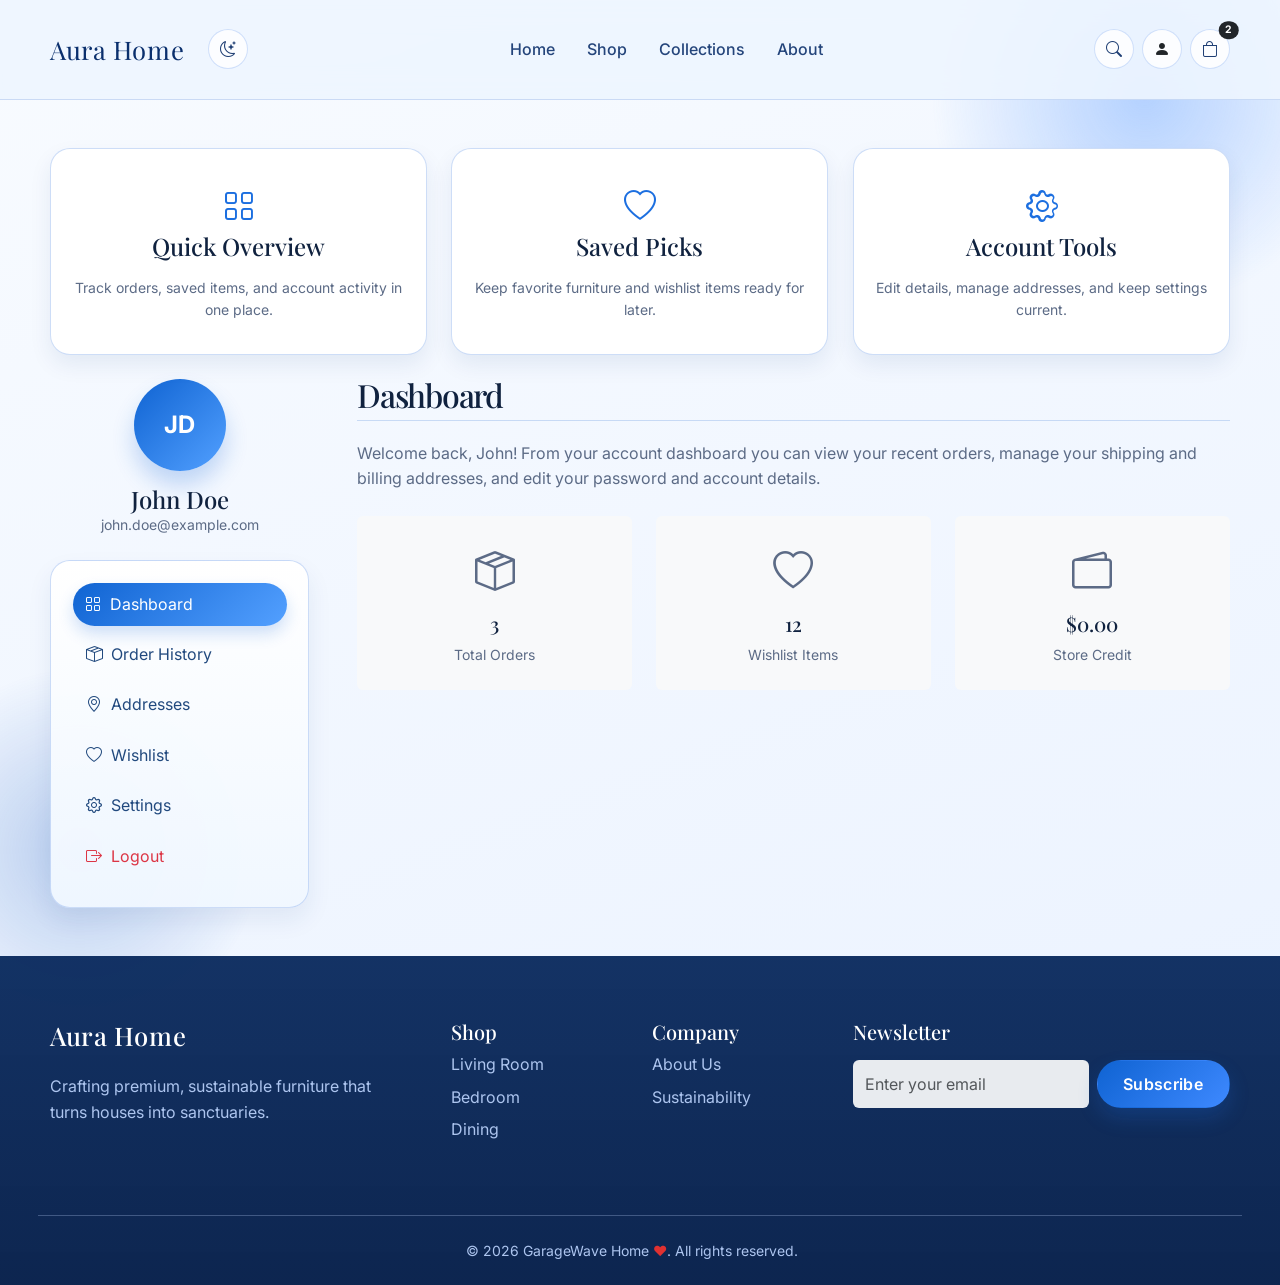
<file: profile.html>
<!DOCTYPE html>
<html lang="en">
<head>
    <meta charset="UTF-8">
    <meta name="viewport" content="width=device-width, initial-scale=1.0">
    <title>My Account | Aura Home</title>
    <!-- Google Fonts -->
    <link rel="preconnect" href="https://fonts.googleapis.com">
    <link rel="preconnect" href="https://fonts.gstatic.com" crossorigin>
    <link href="https://fonts.googleapis.com/css2?family=Inter:wght@300;400;500;600&family=Playfair+Display:wght@500;600;700&display=swap" rel="stylesheet">
    <!-- Bootstrap 5 CSS -->
    <link href="https://cdn.jsdelivr.net/npm/bootstrap@5.3.2/dist/css/bootstrap.min.css" rel="stylesheet">
    <!-- Bootstrap Icons -->
    <link rel="stylesheet" href="https://cdn.jsdelivr.net/npm/bootstrap-icons@1.11.1/font/bootstrap-icons.css">
    <!-- AOS Animation CSS -->
    <link href="https://unpkg.com/aos@2.3.1/dist/aos.css" rel="stylesheet">
    <!-- Custom CSS -->
    <link rel="stylesheet" href="css/style.css">
</head>
<body>

    <!-- Header -->
    <nav class="navbar navbar-expand-lg sticky-top">
        <div class="container">
            <a class="navbar-brand" href="index.html">Aura Home</a>
            <button class="navbar-toggler border-0" type="button" data-bs-toggle="collapse" data-bs-target="#navbarNav">
                <i class="bi bi-list fs-2"></i>
            </button>
            <div class="collapse navbar-collapse" id="navbarNav">
                <ul class="navbar-nav mx-auto">
                    <li class="nav-item"><a class="nav-link" href="index.html">Home</a></li>
                    <li class="nav-item"><a class="nav-link" href="shop.html">Shop</a></li>
                    <li class="nav-item"><a class="nav-link" href="collections.html">Collections</a></li>
                    <li class="nav-item"><a class="nav-link" href="about.html">About</a></li>
                </ul>
                <div class="d-flex align-items-center mt-3 mt-lg-0">
                    <a href="#" class="nav-icon"><i class="bi bi-search"></i></a>
                    <a href="profile.html" class="nav-icon"><i class="bi bi-person-fill text-dark"></i></a>
                    <a href="cart.html" class="nav-icon position-relative">
                        <i class="bi bi-bag"></i>
                        <span class="position-absolute top-0 start-100 translate-middle badge rounded-pill bg-dark" style="font-size: 0.65rem;">2</span>
                    </a>
                </div>
            </div>
        </div>
    </nav>

    <!-- Profile Content -->
    <section class="container py-5">
        <div class="row g-4 mb-4">
            <div class="col-md-4" data-aos="fade-up" data-aos-delay="100">
                <div class="value-card text-center">
                    <i class="bi bi-grid value-icon"></i>
                    <h4 class="mb-3">Quick Overview</h4>
                    <p class="text-muted small mb-0">Track orders, saved items, and account activity in one place.</p>
                </div>
            </div>
            <div class="col-md-4" data-aos="fade-up" data-aos-delay="200">
                <div class="value-card text-center">
                    <i class="bi bi-heart value-icon"></i>
                    <h4 class="mb-3">Saved Picks</h4>
                    <p class="text-muted small mb-0">Keep favorite furniture and wishlist items ready for later.</p>
                </div>
            </div>
            <div class="col-md-4" data-aos="fade-up" data-aos-delay="300">
                <div class="value-card text-center">
                    <i class="bi bi-gear value-icon"></i>
                    <h4 class="mb-3">Account Tools</h4>
                    <p class="text-muted small mb-0">Edit details, manage addresses, and keep settings current.</p>
                </div>
            </div>
        </div>

        <div class="row g-5">
            <!-- Sidebar -->
            <div class="col-lg-3">
                <div class="text-center mb-4">
                    <div class="user-avatar mx-auto">JD</div>
                    <h4 class="mb-0">John Doe</h4>
                    <p class="text-muted small">john.doe@example.com</p>
                </div>
                
                <div class="profile-sidebar">
                    <a href="#dashboard" class="profile-nav-link active" data-bs-toggle="pill"><i class="bi bi-grid"></i> Dashboard</a>
                    <a href="#orders" class="profile-nav-link" data-bs-toggle="pill"><i class="bi bi-box-seam"></i> Order History</a>
                    <a href="#addresses" class="profile-nav-link" data-bs-toggle="pill"><i class="bi bi-geo-alt"></i> Addresses</a>
                    <a href="#wishlist" class="profile-nav-link" data-bs-toggle="pill"><i class="bi bi-heart"></i> Wishlist</a>
                    <a href="#settings" class="profile-nav-link" data-bs-toggle="pill"><i class="bi bi-gear"></i> Settings</a>
                    <a href="#" class="profile-nav-link text-danger"><i class="bi bi-box-arrow-right"></i> Logout</a>
                </div>
            </div>

            <!-- Main Content Area -->
            <div class="col-lg-9">
                <div class="tab-content">
                    
                    <!-- Dashboard -->
                    <div class="tab-pane fade show active" id="dashboard">
                        <h2 class="profile-section-title">Dashboard</h2>
                        <p class="text-muted mb-4">Welcome back, John! From your account dashboard you can view your recent orders, manage your shipping and billing addresses, and edit your password and account details.</p>
                        
                        <div class="row g-4">
                            <div class="col-md-4">
                                <div class="card bg-light border-0 h-100 p-4 text-center">
                                    <i class="bi bi-box-seam fs-1 text-muted mb-2"></i>
                                    <h5>3</h5>
                                    <p class="text-muted small mb-0">Total Orders</p>
                                </div>
                            </div>
                            <div class="col-md-4">
                                <div class="card bg-light border-0 h-100 p-4 text-center">
                                    <i class="bi bi-heart fs-1 text-muted mb-2"></i>
                                    <h5>12</h5>
                                    <p class="text-muted small mb-0">Wishlist Items</p>
                                </div>
                            </div>
                            <div class="col-md-4">
                                <div class="card bg-light border-0 h-100 p-4 text-center">
                                    <i class="bi bi-wallet2 fs-1 text-muted mb-2"></i>
                                    <h5>$0.00</h5>
                                    <p class="text-muted small mb-0">Store Credit</p>
                                </div>
                            </div>
                        </div>
                    </div>

                    <!-- Orders -->
                    <div class="tab-pane fade" id="orders">
                        <h2 class="profile-section-title">Order History</h2>
                        
                        <div class="order-card">
                            <div class="d-flex justify-content-between align-items-start mb-3 pb-3 border-bottom">
                                <div>
                                    <span class="badge bg-success mb-2">Delivered</span>
                                    <h5 class="mb-0">Order #ORD-84729</h5>
                                    <p class="text-muted small mb-0">Placed on October 12, 2025</p>
                                </div>
                                <div class="text-end">
                                    <h5 class="mb-0">$1,548.00</h5>
                                    <a href="#" class="text-decoration-underline small">View Invoice</a>
                                </div>
                            </div>
                            <div class="d-flex align-items-center">
                                <img src="https://images.unsplash.com/photo-1592078615290-033ee584e267?ixlib=rb-4.0.3&auto=format&fit=crop&w=100&q=80" alt="Item" class="rounded me-3" style="width: 60px; height: 60px; object-fit: cover;">
                                <div>
                                    <p class="fw-medium mb-0">Minimalist 3-Seater</p>
                                    <p class="text-muted small mb-0">Qty: 1</p>
                                </div>
                            </div>
                        </div>

                        <div class="order-card">
                            <div class="d-flex justify-content-between align-items-start mb-3 pb-3 border-bottom">
                                <div>
                                    <span class="badge bg-success mb-2">Delivered</span>
                                    <h5 class="mb-0">Order #ORD-73921</h5>
                                    <p class="text-muted small mb-0">Placed on August 05, 2025</p>
                                </div>
                                <div class="text-end">
                                    <h5 class="mb-0">$349.00</h5>
                                    <a href="#" class="text-decoration-underline small">View Invoice</a>
                                </div>
                            </div>
                            <div class="d-flex align-items-center">
                                <img src="https://images.unsplash.com/photo-1567016432779-094069958ea5?ixlib=rb-4.0.3&auto=format&fit=crop&w=100&q=80" alt="Item" class="rounded me-3" style="width: 60px; height: 60px; object-fit: cover;">
                                <div>
                                    <p class="fw-medium mb-0">Nordic Lounge Chair</p>
                                    <p class="text-muted small mb-0">Qty: 1</p>
                                </div>
                            </div>
                        </div>
                    </div>

                    <!-- Addresses -->
                    <div class="tab-pane fade" id="addresses">
                        <div class="d-flex justify-content-between align-items-center mb-4">
                            <h2 class="profile-section-title mb-0 border-0">Saved Addresses</h2>
                            <button class="btn btn-outline-dark btn-sm"><i class="bi bi-plus-lg"></i> Add New</button>
                        </div>
                        
                        <div class="row g-4">
                            <div class="col-md-6">
                                <div class="address-card">
                                    <span class="address-badge border border-dark text-dark">Default</span>
                                    <h5 class="mb-3">Home</h5>
                                    <p class="text-muted mb-1">John Doe</p>
                                    <p class="text-muted mb-1">123 Design Avenue, Apt 4B</p>
                                    <p class="text-muted mb-1">New York, NY 10012</p>
                                    <p class="text-muted mb-3">United States</p>
                                    <div class="d-flex gap-3">
                                        <a href="#" class="text-decoration-underline small">Edit</a>
                                        <a href="#" class="text-decoration-underline small text-danger">Delete</a>
                                    </div>
                                </div>
                            </div>
                            <div class="col-md-6">
                                <div class="address-card">
                                    <h5 class="mb-3">Office</h5>
                                    <p class="text-muted mb-1">John Doe</p>
                                    <p class="text-muted mb-1">456 Corporate Blvd, Floor 12</p>
                                    <p class="text-muted mb-1">New York, NY 10001</p>
                                    <p class="text-muted mb-3">United States</p>
                                    <div class="d-flex gap-3">
                                        <a href="#" class="text-decoration-underline small">Edit</a>
                                        <a href="#" class="text-decoration-underline small text-danger">Delete</a>
                                    </div>
                                </div>
                            </div>
                        </div>
                    </div>

                    <!-- Wishlist -->
                    <div class="tab-pane fade" id="wishlist">
                        <h2 class="profile-section-title">My Wishlist</h2>
                        <div class="row">
                            <!-- Item -->
                            <div class="col-md-4 mb-4">
                                <div class="card product-card">
                                    <div class="img-wrapper">
                                        <img src="https://images.unsplash.com/photo-1544457070-4cd773b4d71e?ixlib=rb-4.0.3&auto=format&fit=crop&w=600&q=80" class="card-img-top" alt="Floor Lamp">
                                    </div>
                                    <div class="card-body px-0">
                                        <div class="d-flex justify-content-between align-items-start">
                                            <div>
                                                <h5 class="product-title"><a href="#">Arc Floor Lamp</a></h5>
                                                <span class="product-price">$189.00</span>
                                            </div>
                                            <button class="btn btn-link text-danger p-0"><i class="bi bi-heart-fill"></i></button>
                                        </div>
                                        <button class="btn btn-outline w-100 mt-3 py-2">Add to Cart</button>
                                    </div>
                                </div>
                            </div>
                            <!-- Item -->
                            <div class="col-md-4 mb-4">
                                <div class="card product-card">
                                    <div class="img-wrapper">
                                        <img src="https://images.unsplash.com/photo-1598300042247-d088f8ab3a91?ixlib=rb-4.0.3&auto=format&fit=crop&w=600&q=80" class="card-img-top" alt="Dining Chair">
                                    </div>
                                    <div class="card-body px-0">
                                        <div class="d-flex justify-content-between align-items-start">
                                            <div>
                                                <h5 class="product-title"><a href="#">Velvet Dining Chair</a></h5>
                                                <span class="product-price">$129.00</span>
                                            </div>
                                            <button class="btn btn-link text-danger p-0"><i class="bi bi-heart-fill"></i></button>
                                        </div>
                                        <button class="btn btn-outline w-100 mt-3 py-2">Add to Cart</button>
                                    </div>
                                </div>
                            </div>
                        </div>
                    </div>

                    <!-- Settings -->
                    <div class="tab-pane fade" id="settings">
                        <h2 class="profile-section-title">Account Settings</h2>
                        <form class="row g-4 max-w-md">
                            <div class="col-md-6">
                                <label class="form-label text-muted small">First Name</label>
                                <input type="text" class="form-control" value="John">
                            </div>
                            <div class="col-md-6">
                                <label class="form-label text-muted small">Last Name</label>
                                <input type="text" class="form-control" value="Doe">
                            </div>
                            <div class="col-12">
                                <label class="form-label text-muted small">Email Address</label>
                                <input type="email" class="form-control" value="john.doe@example.com">
                            </div>
                            <div class="col-12 mt-5">
                                <h5 class="mb-3">Change Password</h5>
                            </div>
                            <div class="col-12">
                                <label class="form-label text-muted small">Current Password</label>
                                <input type="password" class="form-control">
                            </div>
                            <div class="col-md-6">
                                <label class="form-label text-muted small">New Password</label>
                                <input type="password" class="form-control">
                            </div>
                            <div class="col-md-6">
                                <label class="form-label text-muted small">Confirm New Password</label>
                                <input type="password" class="form-control">
                            </div>
                            <div class="col-12 mt-4">
                                <button type="submit" class="btn btn-primary">Save Changes</button>
                            </div>
                        </form>
                    </div>

                </div>
            </div>
        </div>
    </section>

    <!-- Footer -->
    <footer class="mt-auto">
        <div class="container">
            <div class="row g-4">
                <div class="col-lg-4 col-md-6 mb-4">
                    <h3 class="navbar-brand mb-4 d-block">Aura Home</h3>
                    <p class="text-muted pe-lg-4">Crafting premium, sustainable furniture that turns houses into sanctuaries.</p>
                </div>
                <div class="col-lg-2 col-md-6 mb-4">
                    <h5 class="footer-title">Shop</h5>
                    <div class="footer-links">
                        <a href="#">Living Room</a>
                        <a href="#">Bedroom</a>
                        <a href="#">Dining</a>
                    </div>
                </div>
                <div class="col-lg-2 col-md-6 mb-4">
                    <h5 class="footer-title">Company</h5>
                    <div class="footer-links">
                        <a href="about.html">About Us</a>
                        <a href="#">Sustainability</a>
                    </div>
                </div>
                <div class="col-lg-4 col-md-6 mb-4">
                    <h5 class="footer-title">Newsletter</h5>
                    <form class="d-flex mt-3">
                        <input type="email" class="form-control me-2 bg-light border-0" placeholder="Enter your email" style="padding: 0.75rem;">
                        <button type="submit" class="btn btn-primary">Subscribe</button>
                    </form>
                </div>
            </div>
            <div class="row mt-5 pt-4 border-top">
                <div class="col-12 text-center">
                    <div class="d-flex flex-wrap justify-content-center align-items-center gap-3">
                        <p class="text-muted small mb-0">&copy; 2026 GarageWave Home <span style="color: #e03131;">&#10084;</span>. All rights reserved.</p>
                        <div class="footer-links d-inline-flex gap-3 mb-0">
                        
                        </div>
                    </div>
                </div>
            </div>
        </div>
    </footer>

    <!-- Bootstrap JS Bundle -->
    <script src="https://cdn.jsdelivr.net/npm/bootstrap@5.3.2/dist/js/bootstrap.bundle.min.js"></script>
    <!-- AOS Animation JS -->
    <script src="https://unpkg.com/aos@2.3.1/dist/aos.js"></script>
    <!-- Custom JS -->
    <script src="js/script.js"></script>
</body>
</html>
</file>
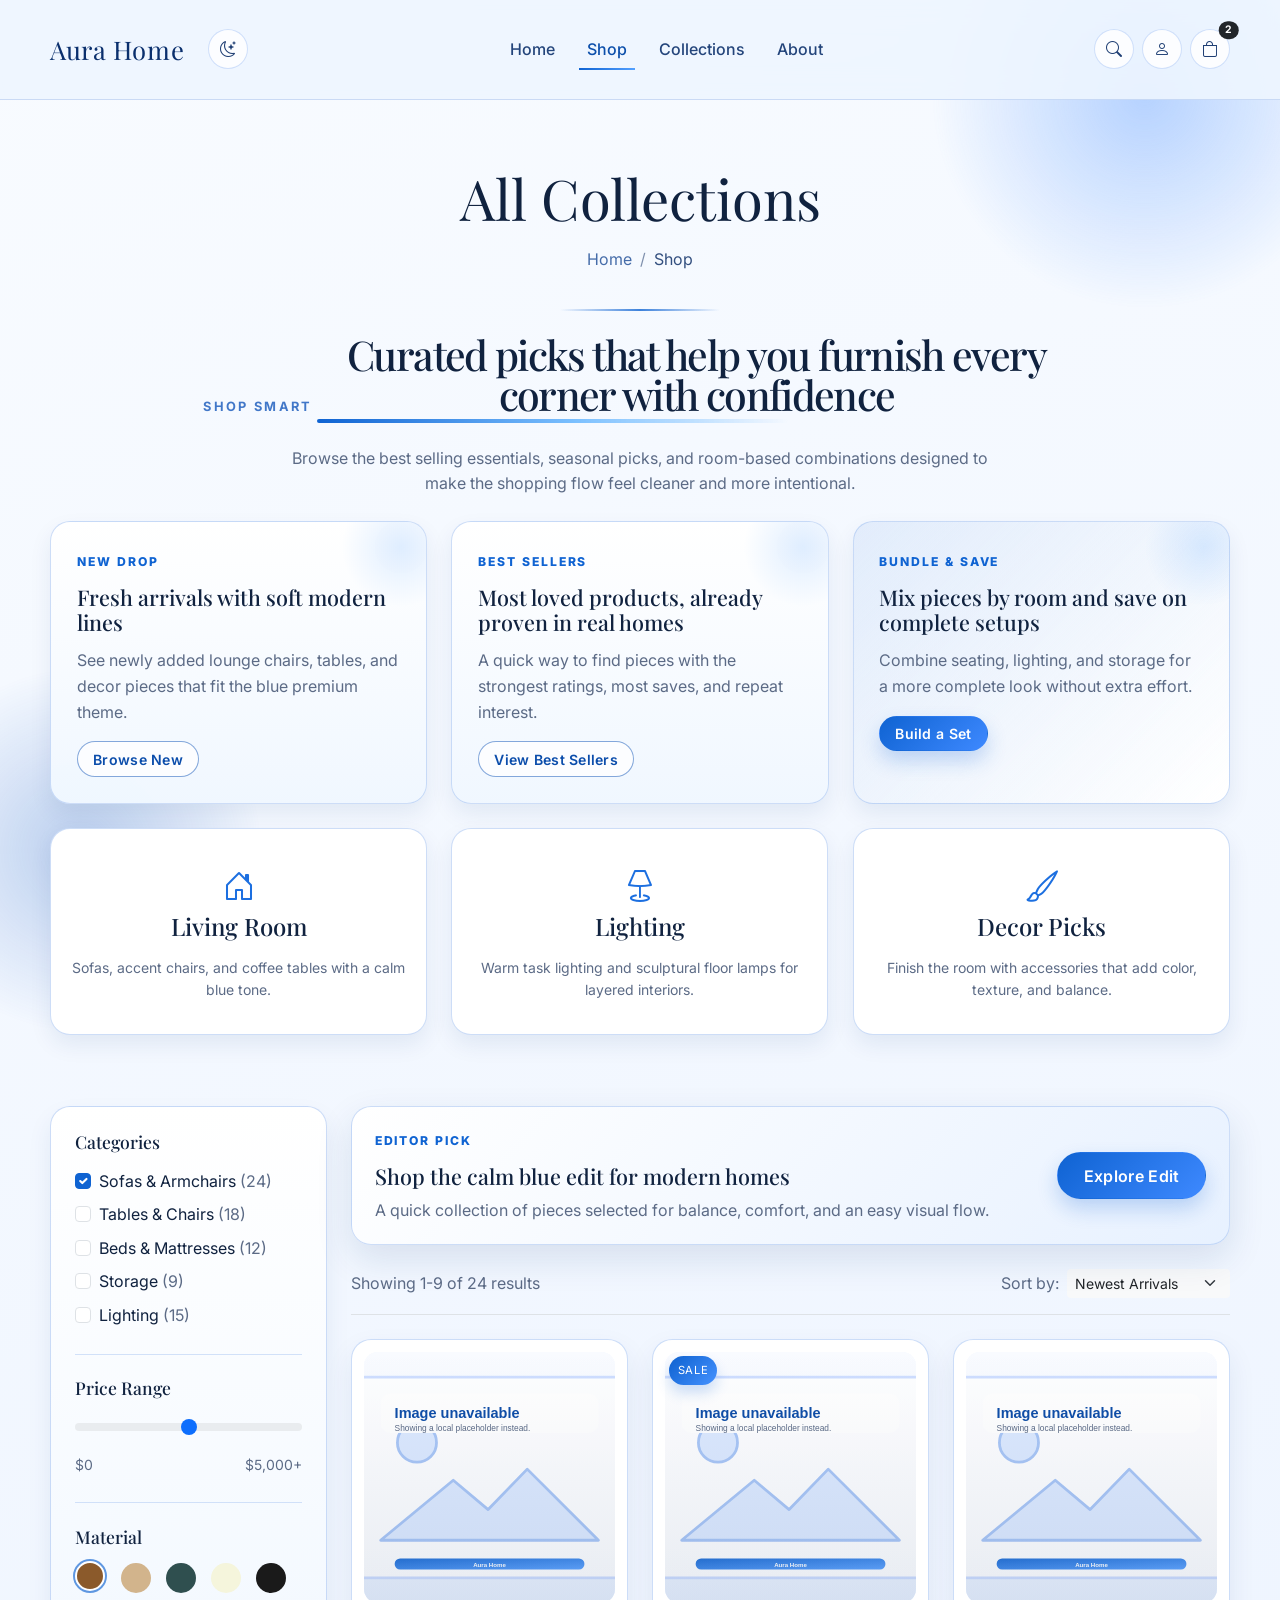
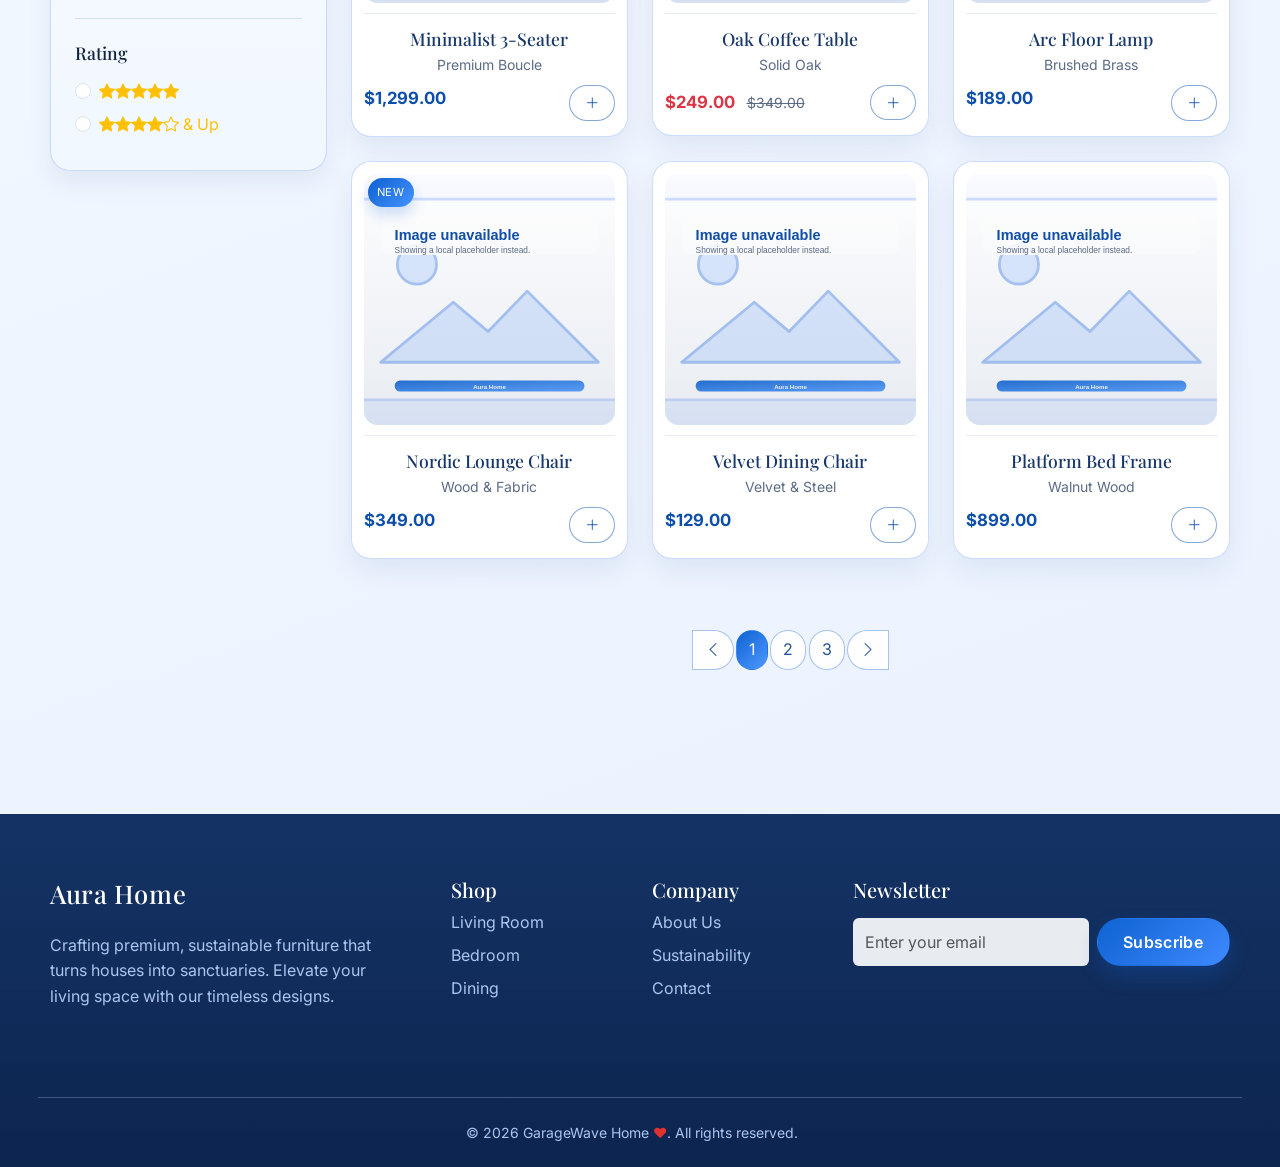
<file: shop.html>
<!DOCTYPE html>
<html lang="en">
<head>
    <meta charset="UTF-8">
    <meta name="viewport" content="width=device-width, initial-scale=1.0">
    <title>Shop Collection | Aura Home</title>
    <!-- Google Fonts -->
    <link rel="preconnect" href="https://fonts.googleapis.com">
    <link rel="preconnect" href="https://fonts.gstatic.com" crossorigin>
    <link href="https://fonts.googleapis.com/css2?family=Inter:wght@300;400;500;600&family=Playfair+Display:wght@500;600;700&display=swap" rel="stylesheet">
    <!-- Bootstrap 5 CSS -->
    <link href="https://cdn.jsdelivr.net/npm/bootstrap@5.3.2/dist/css/bootstrap.min.css" rel="stylesheet">
    <!-- Bootstrap Icons -->
    <link rel="stylesheet" href="https://cdn.jsdelivr.net/npm/bootstrap-icons@1.11.1/font/bootstrap-icons.css">
    <!-- AOS Animation CSS -->
    <link href="https://unpkg.com/aos@2.3.1/dist/aos.css" rel="stylesheet">
    <!-- Custom CSS -->
    <link rel="stylesheet" href="css/style.css">
</head>
<body>

    <!-- Header -->
    <nav class="navbar navbar-expand-lg sticky-top">
        <div class="container">
            <a class="navbar-brand" href="index.html">Aura Home</a>
            <button class="navbar-toggler border-0" type="button" data-bs-toggle="collapse" data-bs-target="#navbarNav">
                <i class="bi bi-list fs-2"></i>
            </button>
            <div class="collapse navbar-collapse" id="navbarNav">
                <ul class="navbar-nav mx-auto">
                    <li class="nav-item"><a class="nav-link" href="index.html">Home</a></li>
                    <li class="nav-item"><a class="nav-link active" href="shop.html">Shop</a></li>
                    <li class="nav-item"><a class="nav-link" href="collections.html">Collections</a></li>
                    <li class="nav-item"><a class="nav-link" href="about.html">About</a></li>
                </ul>
                <div class="d-flex align-items-center mt-3 mt-lg-0">
                    <a href="#" class="nav-icon"><i class="bi bi-search"></i></a>
                    <a href="profile.html" class="nav-icon"><i class="bi bi-person"></i></a>
                    <a href="cart.html" class="nav-icon position-relative">
                        <i class="bi bi-bag"></i>
                        <span class="position-absolute top-0 start-100 translate-middle badge rounded-pill bg-dark" style="font-size: 0.65rem;">2</span>
                    </a>
                </div>
            </div>
        </div>
    </nav>

    <!-- Page Header -->
    <div class="page-header text-center">
        <div class="container">
            <h1 class="display-4" style="font-family: var(--font-heading);">All Collections</h1>
            <nav aria-label="breadcrumb">
                <ol class="breadcrumb justify-content-center mt-3">
                    <li class="breadcrumb-item"><a href="index.html" class="text-muted">Home</a></li>
                    <li class="breadcrumb-item active" aria-current="page">Shop</li>
                </ol>
            </nav>
        </div>
    </div>

    <!-- Shop Intro -->
    <section class="container pb-4">
        <div class="section-intro text-center mb-4" data-aos="fade-up">
            <span class="section-kicker">Shop Smart</span>
            <h2 class="section-title mx-auto">Curated picks that help you furnish every corner with confidence</h2>
            <p class="text-muted mx-auto mb-0" style="max-width: 720px;">Browse the best selling essentials, seasonal picks, and room-based combinations designed to make the shopping flow feel cleaner and more intentional.</p>
        </div>

        <div class="row g-4">
            <div class="col-lg-4 col-md-6" data-aos="fade-up" data-aos-delay="100">
                <div class="shop-guide-card h-100">
                    <span class="shop-guide-tag">New Drop</span>
                    <h4>Fresh arrivals with soft modern lines</h4>
                    <p class="text-muted mb-3">See newly added lounge chairs, tables, and decor pieces that fit the blue premium theme.</p>
                    <a href="#" class="btn btn-outline btn-sm">Browse New</a>
                </div>
            </div>
            <div class="col-lg-4 col-md-6" data-aos="fade-up" data-aos-delay="200">
                <div class="shop-guide-card h-100">
                    <span class="shop-guide-tag">Best Sellers</span>
                    <h4>Most loved products, already proven in real homes</h4>
                    <p class="text-muted mb-3">A quick way to find pieces with the strongest ratings, most saves, and repeat interest.</p>
                    <a href="#" class="btn btn-outline btn-sm">View Best Sellers</a>
                </div>
            </div>
            <div class="col-lg-4 col-md-12" data-aos="fade-up" data-aos-delay="300">
                <div class="shop-guide-card shop-guide-card-accent h-100">
                    <span class="shop-guide-tag">Bundle & Save</span>
                    <h4>Mix pieces by room and save on complete setups</h4>
                    <p class="text-muted mb-3">Combine seating, lighting, and storage for a more complete look without extra effort.</p>
                    <a href="#" class="btn btn-primary btn-sm">Build a Set</a>
                </div>
            </div>
        </div>
    </section>

    <!-- Shop By Space -->
    <section class="container pb-4">
        <div class="row g-4">
            <div class="col-md-4" data-aos="fade-up" data-aos-delay="100">
                <div class="value-card text-center">
                    <i class="bi bi-house-door value-icon"></i>
                    <h4 class="mb-3">Living Room</h4>
                    <p class="text-muted small mb-0">Sofas, accent chairs, and coffee tables with a calm blue tone.</p>
                </div>
            </div>
            <div class="col-md-4" data-aos="fade-up" data-aos-delay="200">
                <div class="value-card text-center">
                    <i class="bi bi-lamp value-icon"></i>
                    <h4 class="mb-3">Lighting</h4>
                    <p class="text-muted small mb-0">Warm task lighting and sculptural floor lamps for layered interiors.</p>
                </div>
            </div>
            <div class="col-md-4" data-aos="fade-up" data-aos-delay="300">
                <div class="value-card text-center">
                    <i class="bi bi-brush value-icon"></i>
                    <h4 class="mb-3">Decor Picks</h4>
                    <p class="text-muted small mb-0">Finish the room with accessories that add color, texture, and balance.</p>
                </div>
            </div>
        </div>
    </section>

    <!-- Shop Content -->
    <section class="container py-5">
        <div class="row">
            <!-- Sidebar -->
            <aside class="col-lg-3 mb-5">
                <div class="filter-sidebar">
                    <!-- Categories -->
                    <div class="filter-group">
                        <h4 class="filter-title">Categories</h4>
                        <div class="form-check mb-2">
                            <input class="form-check-input" type="checkbox" id="cat1" checked>
                            <label class="form-check-label" for="cat1">Sofas & Armchairs <span class="text-muted fs-6">(24)</span></label>
                        </div>
                        <div class="form-check mb-2">
                            <input class="form-check-input" type="checkbox" id="cat2">
                            <label class="form-check-label" for="cat2">Tables & Chairs <span class="text-muted fs-6">(18)</span></label>
                        </div>
                        <div class="form-check mb-2">
                            <input class="form-check-input" type="checkbox" id="cat3">
                            <label class="form-check-label" for="cat3">Beds & Mattresses <span class="text-muted fs-6">(12)</span></label>
                        </div>
                        <div class="form-check mb-2">
                            <input class="form-check-input" type="checkbox" id="cat4">
                            <label class="form-check-label" for="cat4">Storage <span class="text-muted fs-6">(9)</span></label>
                        </div>
                        <div class="form-check mb-2">
                            <input class="form-check-input" type="checkbox" id="cat5">
                            <label class="form-check-label" for="cat5">Lighting <span class="text-muted fs-6">(15)</span></label>
                        </div>
                    </div>

                    <!-- Price -->
                    <div class="filter-group">
                        <h4 class="filter-title">Price Range</h4>
                        <input type="range" class="form-range" min="0" max="5000" id="priceRange" style="accent-color: var(--color-text-main);">
                        <div class="d-flex justify-content-between mt-2 text-muted small">
                            <span>$0</span>
                            <span>$5,000+</span>
                        </div>
                    </div>

                    <!-- Material -->
                    <div class="filter-group">
                        <h4 class="filter-title">Material</h4>
                        <div class="d-flex flex-wrap gap-2">
                            <div class="color-dot active" style="background-color: #8B5A2B;" data-bs-toggle="tooltip" title="Oak Wood"></div>
                            <div class="color-dot" style="background-color: #D2B48C;" data-bs-toggle="tooltip" title="Pine Wood"></div>
                            <div class="color-dot" style="background-color: #2F4F4F;" data-bs-toggle="tooltip" title="Metal"></div>
                            <div class="color-dot" style="background-color: #F5F5DC;" data-bs-toggle="tooltip" title="Linen"></div>
                            <div class="color-dot" style="background-color: #1A1A1A;" data-bs-toggle="tooltip" title="Leather"></div>
                        </div>
                    </div>

                    <!-- Rating -->
                    <div class="filter-group">
                        <h4 class="filter-title">Rating</h4>
                        <div class="form-check mb-2">
                            <input class="form-check-input" type="radio" name="rating" id="rating5">
                            <label class="form-check-label text-warning" for="rating5">
                                <i class="bi bi-star-fill"></i><i class="bi bi-star-fill"></i><i class="bi bi-star-fill"></i><i class="bi bi-star-fill"></i><i class="bi bi-star-fill"></i>
                            </label>
                        </div>
                        <div class="form-check mb-2">
                            <input class="form-check-input" type="radio" name="rating" id="rating4">
                            <label class="form-check-label text-warning" for="rating4">
                                <i class="bi bi-star-fill"></i><i class="bi bi-star-fill"></i><i class="bi bi-star-fill"></i><i class="bi bi-star-fill"></i><i class="bi bi-star"></i> & Up
                            </label>
                        </div>
                    </div>
                </div>
            </aside>

            <!-- Product Grid -->
            <main class="col-lg-9">
                <div class="shop-feature-banner mb-4" data-aos="fade-up">
                    <div>
                        <span class="shop-feature-label">Editor Pick</span>
                        <h3 class="mb-2">Shop the calm blue edit for modern homes</h3>
                        <p class="mb-0 text-muted">A quick collection of pieces selected for balance, comfort, and an easy visual flow.</p>
                    </div>
                    <a href="collections.html" class="btn btn-primary">Explore Edit</a>
                </div>

                <!-- Top Bar -->
                <div class="d-flex justify-content-between align-items-center mb-4 pb-3 border-bottom">
                    <p class="mb-0 text-muted">Showing 1-9 of 24 results</p>
                    <div class="d-flex align-items-center">
                        <label for="sortBy" class="me-2 text-muted text-nowrap">Sort by:</label>
                        <select id="sortBy" class="form-select form-select-sm border-0 bg-light w-auto" style="box-shadow: none;">
                            <option>Newest Arrivals</option>
                            <option>Price: Low to High</option>
                            <option>Price: High to Low</option>
                            <option>Popularity</option>
                        </select>
                    </div>
                </div>

                <!-- Products -->
                <div class="row">
                    <!-- Product 1 -->
                    <div class="col-md-4 col-sm-6 mb-4">
                        <div class="card product-card">
                            <div class="img-wrapper">
                                <a href="product.html">
                                    <img src="https://images.unsplash.com/photo-1592078615290-033ee584e267?ixlib=rb-4.0.3&auto=format&fit=crop&w=600&q=80" class="card-img-top" alt="Minimalist Sofa">
                                </a>
                            </div>
                            <div class="card-body px-0">
                                <h5 class="product-title"><a href="product.html">Minimalist 3-Seater</a></h5>
                                <p class="text-muted small mb-2">Premium Boucle</p>
                                <div class="d-flex justify-content-between align-items-center">
                                    <span class="product-price">$1,299.00</span>
                                 <button class="btn btn-sm btn-outline-dark rounded-pill"><i
                                        class="bi bi-plus-lg"></i></button>
                                </div>
                            </div>
                        </div>
                    </div>
                    <!-- Product 2 -->
                    <div class="col-md-4 col-sm-6 mb-4">
                        <div class="card product-card">
                            <span class="card-badge bg-dark text-white">Sale</span>
                            <div class="img-wrapper">
                                <a href="product.html">
                                    <img src="https://images.unsplash.com/photo-1583847268964-b28dc8f51f92?q=80&w=387&auto=format&fit=crop&ixlib=rb-4.1.0&ixid=M3wxMjA3fDB8MHxwaG90by1wYWdlfHx8fGVufDB8fHx8fA%3D%3D">
                                </a>
                            </div>
                            <div class="card-body px-0">
                                <h5 class="product-title"><a href="product.html">Oak Coffee Table</a></h5>
                                <p class="text-muted small mb-2">Solid Oak</p>
                                <div class="d-flex justify-content-between align-items-center">
                                    <div>
                                        <span class="product-price text-danger me-2">$249.00</span>
                                        <span class="text-decoration-line-through text-muted small">$349.00</span>
                                    </div>
                                 <button class="btn btn-sm btn-outline-dark rounded-pill"><i
                                        class="bi bi-plus-lg"></i></button>
                                </div>
                            </div>
                        </div>
                    </div>
                    <!-- Product 3 -->
                    <div class="col-md-4 col-sm-6 mb-4">
                        <div class="card product-card">
                            <div class="img-wrapper">
                                <a href="product.html">
                                    <img src="https://images.unsplash.com/photo-1544457070-4cd773b4d71e?ixlib=rb-4.0.3&auto=format&fit=crop&w=600&q=80" class="card-img-top" alt="Floor Lamp">
                                </a>
                            </div>
                            <div class="card-body px-0">
                                <h5 class="product-title"><a href="product.html">Arc Floor Lamp</a></h5>
                                <p class="text-muted small mb-2">Brushed Brass</p>
                                <div class="d-flex justify-content-between align-items-center">
                                    <span class="product-price">$189.00</span>
                                 <button class="btn btn-sm btn-outline-dark rounded-pill"><i
                                        class="bi bi-plus-lg"></i></button>
                                </div>
                            </div>
                        </div>
                    </div>
                    <!-- Product 4 -->
                    <div class="col-md-4 col-sm-6 mb-4">
                        <div class="card product-card">
                            <span class="card-badge">New</span>
                            <div class="img-wrapper">
                                <a href="product.html">
                                    <img src="https://images.unsplash.com/photo-1567016432779-094069958ea5?ixlib=rb-4.0.3&auto=format&fit=crop&w=600&q=80" class="card-img-top" alt="Nordic Chair">
                                </a>
                            </div>
                            <div class="card-body px-0">
                                <h5 class="product-title"><a href="product.html">Nordic Lounge Chair</a></h5>
                                <p class="text-muted small mb-2">Wood & Fabric</p>
                                <div class="d-flex justify-content-between align-items-center">
                                    <span class="product-price">$349.00</span>
                                 <button class="btn btn-sm btn-outline-dark rounded-pill"><i
                                        class="bi bi-plus-lg"></i></button>
                                </div>
                            </div>
                        </div>
                    </div>
                    <!-- Product 5 -->
                    <div class="col-md-4 col-sm-6 mb-4">
                        <div class="card product-card">
                            <div class="img-wrapper">
                                <a href="product.html">
                                    <img src="https://images.unsplash.com/photo-1598300042247-d088f8ab3a91?ixlib=rb-4.0.3&auto=format&fit=crop&w=600&q=80" class="card-img-top" alt="Dining Chair">
                                </a>
                            </div>
                            <div class="card-body px-0">
                                <h5 class="product-title"><a href="product.html">Velvet Dining Chair</a></h5>
                                <p class="text-muted small mb-2">Velvet & Steel</p>
                                <div class="d-flex justify-content-between align-items-center">
                                    <span class="product-price">$129.00</span>
                                 <button class="btn btn-sm btn-outline-dark rounded-pill"><i
                                        class="bi bi-plus-lg"></i></button>
                                </div>
                            </div>
                        </div>
                    </div>
                    <!-- Product 6 -->
                    <div class="col-md-4 col-sm-6 mb-4">
                        <div class="card product-card">
                            <div class="img-wrapper">
                                <a href="product.html">
                                    <img src="https://images.unsplash.com/photo-1505693416388-ac5ce068fe85?ixlib=rb-4.0.3&auto=format&fit=crop&w=600&q=80" class="card-img-top" alt="Bed Frame">
                                </a>
                            </div>
                            <div class="card-body px-0">
                                <h5 class="product-title"><a href="product.html">Platform Bed Frame</a></h5>
                                <p class="text-muted small mb-2">Walnut Wood</p>
                                <div class="d-flex justify-content-between align-items-center">
                                    <span class="product-price">$899.00</span>
                                 <button class="btn btn-sm btn-outline-dark rounded-pill"><i
                                        class="bi bi-plus-lg"></i></button>
                                </div>
                            </div>
                        </div>
                    </div>
                </div>

                <!-- Pagination -->
                <nav class="mt-5" aria-label="Page navigation">
                    <ul class="pagination justify-content-center">
                        <li class="page-item disabled">
                            <a class="page-link" href="#" tabindex="-1"><i class="bi bi-chevron-left"></i></a>
                        </li>
                        <li class="page-item active"><a class="page-link" href="#">1</a></li>
                        <li class="page-item"><a class="page-link" href="#">2</a></li>
                        <li class="page-item"><a class="page-link" href="#">3</a></li>
                        <li class="page-item">
                            <a class="page-link" href="#"><i class="bi bi-chevron-right"></i></a>
                        </li>
                    </ul>
                </nav>
            </main>
        </div>
    </section>

    <!-- Footer -->
    <footer>
        <div class="container">
            <div class="row g-4">
                <div class="col-lg-4 col-md-6 mb-4">
                    <h3 class="navbar-brand mb-4 d-block">Aura Home</h3>
                    <p class="text-muted pe-lg-4">Crafting premium, sustainable furniture that turns houses into sanctuaries. Elevate your living space with our timeless designs.</p>
                </div>
                <div class="col-lg-2 col-md-6 mb-4">
                    <h5 class="footer-title">Shop</h5>
                    <div class="footer-links">
                        <a href="#">Living Room</a>
                        <a href="#">Bedroom</a>
                        <a href="#">Dining</a>
                    </div>
                </div>
                <div class="col-lg-2 col-md-6 mb-4">
                    <h5 class="footer-title">Company</h5>
                    <div class="footer-links">
                        <a href="about.html">About Us</a>
                        <a href="#">Sustainability</a>
                        <a href="#">Contact</a>
                    </div>
                </div>
                <div class="col-lg-4 col-md-6 mb-4">
                    <h5 class="footer-title">Newsletter</h5>
                    <form class="d-flex mt-3">
                        <input type="email" class="form-control me-2 bg-light border-0" placeholder="Enter your email" style="padding: 0.75rem;">
                        <button type="submit" class="btn btn-primary">Subscribe</button>
                    </form>
                </div>
            </div>
            <div class="row mt-5 pt-4 border-top">
                <div class="col-12 text-center">
                    <div class="d-flex flex-wrap justify-content-center align-items-center gap-3">
                        <p class="text-muted small mb-0">&copy; 2026 GarageWave Home <span style="color: #e03131;">&#10084;</span>. All rights reserved.</p>
                        <div class="footer-links d-inline-flex gap-3 mb-0">
                          
                        </div>
                    </div>
                </div>
            </div>
        </div>
    </footer>

    <!-- Bootstrap JS Bundle -->
    <script src="https://cdn.jsdelivr.net/npm/bootstrap@5.3.2/dist/js/bootstrap.bundle.min.js"></script>
    <!-- AOS Animation JS -->
    <script src="https://unpkg.com/aos@2.3.1/dist/aos.js"></script>
    <!-- Custom JS -->
    <script src="js/script.js"></script>
</body>
</html>
</file>
<file: css/style.css>
:root {
    --font-body: "Inter", "Segoe UI", sans-serif;
    --font-heading: "Playfair Display", Georgia, serif;
    --color-bg: #eef5ff;
    --color-bg-alt: #e3edff;
    --color-surface: #ffffff;
    --color-surface-soft: #f5f9ff;
    --color-text-main: #10223f;
    --color-text-muted: #5c6b86;
    --color-primary: #1366d6;
    --color-primary-strong: #0b4dab;
    --color-primary-soft: #dce9ff;
    --color-border: #c7d9ff;
    --color-success: #1f9d73;
    --shadow-soft: 0 14px 36px rgba(18, 54, 113, 0.12);
    --shadow-mid: 0 18px 40px rgba(12, 45, 103, 0.2);
    --radius-lg: 20px;
    --radius-md: 14px;
    --radius-sm: 10px;
    --transition: 0.3s ease
}

* {
    box-sizing: border-box
}

html,body {
    min-height: 100%
}

body {
    font-family: var(--font-body);
    color: var(--color-text-main);
    background: linear-gradient(160deg,#f8fbff 0,#eaf2ff 45%,#dde9ff 100%);
    background-size: 180% 180%;
    animation: bgShift 18s ease-in-out infinite;
    line-height: 1.6;
    overflow-x: hidden
}

body::before,body::after {
    content: "";
    position: fixed;
    z-index: -1;
    border-radius: 50%;
    filter: blur(2px);
    pointer-events: none
}

body::before {
    width: 430px;
    height: 430px;
    top: -120px;
    right: -80px;
    background: radial-gradient(circle at center,rgba(62,137,255,.35)0,rgba(62,137,255,0) 70%)
}

body::after {
    width: 360px;
    height: 360px;
    bottom: -130px;
    left: -100px;
    background: radial-gradient(circle at center,rgba(0,72,184,.24)0,rgba(0,72,184,0) 72%)
}

h1,h2,h3,h4,h5,h6,.font-heading,.section-title {
    font-family: var(--font-heading);
    color: var(--color-text-main)
}

a {
    color: var(--color-primary);
    text-decoration: none;
    transition: color var(--transition)
}

a:hover {
    color: var(--color-primary-strong)
}

.text-muted {
    color: var(--color-text-muted)!important
}

.bg-light-accent,.bg-surface {
    background: linear-gradient(180deg,rgba(255,255,255,.95),rgba(240,247,255,.95))
}

.glass {
    backdrop-filter: blur(10px)
}

.navbar {
    background: rgba(238,246,255,.9);
    border-bottom: 1px solid rgba(131,165,226,.35);
    padding: 1.15rem 0;
    backdrop-filter: blur(14px);
    transition: all var(--transition)
}

.navbar-brand {
    font-family: var(--font-heading);
    font-size: 1.6rem;
    letter-spacing: .02em;
    color: #0a2f6d
}

.navbar-brand:hover {
    color: var(--color-primary)
}

.nav-link {
    font-weight: 500;
    color: #24457b;
    position: relative;
    margin: 0 .5rem;
    padding: .3rem 0
}

.nav-link::after {
    content: "";
    position: absolute;
    left: 0;
    bottom: -.2rem;
    width: 100%;
    height: 2px;
    background: linear-gradient(90deg,#0f63d2,#53a0ff);
    transform: scaleX(0);
    transform-origin: right;
    transition: transform var(--transition)
}

.nav-link:hover::after,.nav-link.active::after {
    transform: scaleX(1);
    transform-origin: left
}

.nav-link.active {
    color: #0c4fab!important
}

.nav-icon {
    width: 40px;
    height: 40px;
    border-radius: 50%;
    display: inline-flex;
    align-items: center;
    justify-content: center;
    color: #1f3f74;
    background: rgba(255,255,255,.85);
    border: 1px solid rgba(124,166,241,.35);
    margin-left: .5rem;
    transition: all var(--transition)
}

.nav-icon:hover {
    transform: translateY(-2px);
    color: #fff;
    background: linear-gradient(135deg,#0f63d2,#53a0ff);
    box-shadow: 0 8px 16px rgba(19,102,214,.28)
}

.hero-section {
    padding: 7rem 0 6rem;
    position: relative;
    overflow: hidden
}

.hero-section::before {
    content: "";
    position: absolute;
    inset: 0;
    background: linear-gradient(120deg,rgba(11,50,115,.76),rgba(17,100,212,.56))
}

.hero-section::after {
    content: "";
    position: absolute;
    inset: 0;
    background-image: url(https://images.unsplash.com/photo-1555041469-a586c61ea9bc?ixlib=rb-4.0.3&auto=format&fit=crop&w=2000&q=80);
    background-size: cover;
    background-position: center;
    mix-blend-mode: soft-light;
    opacity: .85
}

.hero-section .container {
    position: relative;
    z-index: 1
}

.hero-content {
    max-width: 700px;
    color: #fff;
    animation: floatIn 1s ease both;
    box-shadow: var(--shadow-mid)
}

.hero-content h1 {
    color: #fff;
    font-size: clamp(2rem,5vw,4rem);
    margin-bottom: 1rem
}

.hero-content .btn.bg-white {
    color: #0f4ea8!important
}

.btn {
    border-radius: 999px;
    font-weight: 600;
    letter-spacing: .02em;
    padding: .65rem 1.6rem;
    transition: transform var(--transition),box-shadow var(--transition),background var(--transition),color var(--transition),border-color var(--transition)
}

.btn-sm {
    padding: .4rem .95rem;
    font-size: .88rem
}

.btn-lg {
    padding: .85rem 2.2rem;
    font-size: 1.15rem
}

.gw-add-btn {
    display: inline-flex;
    align-items: center;
    gap: .45rem;
    white-space: nowrap
}

.btn:hover {
    transform: translateY(-2px)
}

.btn-primary {
    background: linear-gradient(135deg,#0f63d2 0,#3e89ff 100%);
    border-color: transparent;
    box-shadow: 0 10px 20px rgba(19,102,214,.24)
}

.btn-primary:hover,.btn-primary:focus {
    background: linear-gradient(135deg,#0b4dab 0,#2a76e5 100%);
    border-color: transparent;
    box-shadow: 0 14px 24px rgba(11,77,171,.3)
}

.btn-outline,.btn-outline-dark {
    color: var(--color-primary-strong);
    border: 1px solid rgba(13,83,183,.5);
    background: rgba(255,255,255,.75)
}

.btn-outline:hover,.btn-outline-dark:hover {
    background: linear-gradient(135deg,#0f63d2,#4f98ff);
    border-color: transparent;
    color: #fff
}

.section-title {
    font-size: clamp(1.9rem,4vw,2.8rem);
    margin-bottom: 2rem;
    position: relative;
    display: inline-block
}

.section-title::after {
    content: "";
    width: 62%;
    height: 3px;
    border-radius: 999px;
    background: linear-gradient(90deg,#0f63d2,#8fbeff);
    position: absolute;
    left: 0;
    bottom: -.55rem
}

.section-kicker {
    display: inline-flex;
    align-items: center;
    gap: .45rem;
    font-size: .8rem;
    font-weight: 700;
    letter-spacing: .18em;
    text-transform: uppercase;
    color: #4177c8;
    margin-bottom: .85rem
}

.section-intro .section-title {
    max-width: 760px
}

.collection-intro-panel,.collection-grid-panel {
    border-radius: var(--radius-lg);
    border: 1px solid rgba(160,190,239,.52);
    background: linear-gradient(180deg,rgba(255,255,255,.98),rgba(238,245,255,.98));
    box-shadow: var(--shadow-soft);
    padding: clamp(1.4rem,3.5vw,2.4rem)
}

.collection-intro-panel {
    position: relative;
    overflow: hidden
}

.collection-intro-panel::after {
    content: "";
    position: absolute;
    right: -60px;
    top: -60px;
    width: 210px;
    height: 210px;
    border-radius: 50%;
    background: radial-gradient(circle,rgba(83,160,255,.16)0,rgba(83,160,255,0) 72%);
    pointer-events: none
}

.collection-pill {
    display: inline-flex;
    align-items: center;
    padding: .5rem .85rem;
    border-radius: 999px;
    background: rgba(15,99,210,.08);
    color: #0f4ea8;
    font-weight: 600;
    font-size: .92rem;
    border: 1px solid rgba(15,99,210,.12)
}

.collection-metrics {
    display: grid;
    grid-template-columns: 1fr;
    gap: .85rem
}

.collection-metric-card {
    border-radius: var(--radius-md);
    background: rgba(246,250,255,.96);
    border: 1px solid rgba(180,204,240,.56);
    padding: 1rem 1.1rem;
    display: flex;
    flex-direction: column;
    gap: .2rem
}

.collection-metric-card strong {
    font-size: 1.7rem;
    font-family: var(--font-heading);
    color: #0c4ea8
}

.collection-metric-card span {
    color: var(--color-text-muted)
}

.collection-note-card {
    border-radius: var(--radius-lg);
    border: 1px solid rgba(160,190,239,.52);
    background: linear-gradient(180deg,rgba(255,255,255,.98),rgba(243,248,255,.98));
    box-shadow: 0 10px 22px rgba(17,57,121,.08);
    padding: 1.5rem;
    position: relative
}

.collection-note-icon {
    font-size: 1.35rem;
    color: #1c6fe0;
    display: inline-flex;
    margin-bottom: .9rem
}

.collection-note-card h4 {
    font-size: 1.25rem;
    margin-bottom: .65rem
}

.route-planner-panel {
    border-radius: var(--radius-lg);
    border: 1px solid rgba(160,190,239,.52);
    background: linear-gradient(180deg,rgba(255,255,255,.98),rgba(238,245,255,.98));
    box-shadow: var(--shadow-soft);
    padding: clamp(1.25rem,3.5vw,2.2rem)
}

.route-summary-row {
    display: flex;
    flex-wrap: wrap;
    gap: .7rem
}

.route-summary-chip {
    display: inline-flex;
    align-items: center;
    padding: .55rem .9rem;
    border-radius: 999px;
    font-weight: 700;
    color: #4b7e2c;
    background: rgba(223,239,206,.95);
    border: 1px solid rgba(195,218,167,.65)
}

.route-board {
    border-radius: 28px;
    padding: 1rem;
    background: linear-gradient(135deg,#f4f7fb,#e8edf4);
    box-shadow: inset 0 1px 0 rgba(255,255,255,.8),0 8px 22px rgba(17,57,121,.1)
}

.route-board-map {
    position: relative;
    min-height: 330px;
    border-radius: 22px;
    overflow: hidden;
    background: radial-gradient(circle at 18% 22%,rgba(255,255,255,.88)0 28%,transparent 29%),radial-gradient(circle at 76% 70%,rgba(197,232,178,.8)0 12%,transparent 13%),linear-gradient(135deg,#f7f8fb 0,#e4e9f0 100%);
    border: 1px solid rgba(174,196,227,.65);
    background-size: cover;
    background-position: center
}

.route-board-google-map {
    min-height: 420px;
    padding: 0
}

.route-board-google-map iframe {
    display: block;
    width: 100%;
    height: 420px;
    border: 0;
    filter: saturate(1.05) contrast(1.02)
}

.route-map-overlay {
    position: absolute;
    left: 1rem;
    bottom: 1rem;
    z-index: 2;
    display: inline-flex;
    align-items: center;
    gap: .7rem;
    padding: .75rem .95rem;
    border-radius: 999px;
    background: rgba(255,255,255,.92);
    backdrop-filter: blur(10px);
    box-shadow: 0 10px 22px rgba(17,57,121,.14);
    border: 1px solid rgba(160,190,239,.55)
}

.route-map-overlay-label {
    font-size: .72rem;
    font-weight: 800;
    letter-spacing: .14em;
    text-transform: uppercase;
    color: #0f63d2
}

.route-map-overlay span:last-child {
    color: var(--color-text-main);
    font-weight: 600
}

.route-board-map::before,.route-board-map::after {
    content: "";
    position: absolute;
    inset: 0;
    background-image: repeating-linear-gradient(90deg,rgba(125,142,171,.14)0 1px,transparent 1px 28px),repeating-linear-gradient(0deg,rgba(125,142,171,.12)0 1px,transparent 1px 28px);
    opacity: .85;
    pointer-events: none
}

.route-board-map::after {
    background-image: none;
    background: linear-gradient(115deg,transparent 0 16%,rgba(245,128,37,.08) 16% 17%,transparent 17% 41%,rgba(245,128,37,.08) 41% 42%,transparent 42% 100%);
    clip-path: polygon(8% 76%,26% 55%,41% 34%,68% 34%,83% 51%);
    opacity: .7
}

.route-stop-list {
    display: grid;
    gap: .95rem
}

.route-stop-item {
    display: grid;
    grid-template-columns: 34px 42px minmax(0,1fr) auto auto;
    align-items: center;
    gap: .85rem;
    padding: 1rem 1.05rem;
    border-radius: var(--radius-lg);
    background: #fff;
    border: 1px solid rgba(164,193,241,.55);
    box-shadow: 0 8px 20px rgba(19,58,121,.08)
}

.route-handle {
    color: #7a7a7a;
    font-size: 1.5rem;
    line-height: 1;
    text-align: center
}

.route-stop-badge {
    width: 42px;
    height: 42px;
    border-radius: 14px;
    display: inline-flex;
    align-items: center;
    justify-content: center;
    font-weight: 800;
    color: #9d5b00;
    background: #fdebd0
}

.route-stop-copy h4 {
    font-size: 1.12rem;
    margin-bottom: .15rem
}

.route-status {
    color: #32a852;
    font-weight: 700;
    margin-left: .35rem
}

.route-stop-meta {
    font-weight: 800;
    color: #dd620c;
    white-space: nowrap
}

.route-remove {
    border: 0;
    background: 0 0;
    color: #d93025;
    font-size: 1.1rem;
    padding: .2rem .3rem
}

.route-action-bar {
    display: flex;
    align-items: center;
    justify-content: space-between;
    gap: 1rem;
    flex-wrap: wrap
}

@media (max-width:767.98px) {
    .route-stop-item {
        grid-template-columns: 24px 36px minmax(0,1fr) auto;
        grid-template-areas: "handle badge copy meta""handle badge copy remove";
        align-items: center;
        column-gap: .65rem;
        row-gap: .35rem;
        padding: .78rem .75rem
    }

    .route-handle {
        grid-area: handle;
        font-size: 1.1rem
    }

    .route-stop-badge {
        grid-area: badge;
        width: 34px;
        height: 34px;
        font-size: .9rem;
        border-radius: 10px
    }

    .route-stop-copy {
        grid-area: copy;
        min-width: 0
    }

    .route-stop-copy h4 {
        font-size: 1rem;
        color: #123f79;
        margin-bottom: .06rem;
        line-height: 1.1
    }

    .route-stop-copy p {
        margin: 0;
        font-size: .86rem;
        line-height: 1.22
    }

    .route-stop-meta,.route-remove {
        justify-self: end
    }

    .route-stop-meta {
        grid-area: meta;
        margin-top: 0;
        font-size: .96rem
    }

    .route-remove {
        grid-area: remove;
        margin-top: 0;
        font-size: .9rem;
        padding-right: 0
    }

    .route-status {
        margin-left: .2rem;
        white-space: nowrap
    }
}

.home-stat-strip {
    display: grid;
    grid-template-columns: repeat(3,minmax(0,1fr));
    gap: 1rem
}

.home-stat-card {
    border-radius: var(--radius-lg);
    border: 1px solid rgba(160,190,239,.52);
    background: linear-gradient(180deg,rgba(255,255,255,.96),rgba(238,245,255,.96));
    box-shadow: 0 10px 22px rgba(17,57,121,.08);
    padding: 1.25rem 1.2rem;
    display: flex;
    flex-direction: column;
    gap: .35rem;
    min-height: 142px;
    justify-content: center
}

.home-stat-card i {
    font-size: 1.35rem;
    color: #1c6fe0
}

.home-stat-card strong {
    font-size: 1.85rem;
    line-height: 1;
    color: #0c4ea9;
    font-family: var(--font-heading)
}

.home-stat-name {
    margin: 0;
    font-size: .78rem;
    font-weight: 800;
    letter-spacing: .12em;
    text-transform: uppercase;
    color: #3a69a5
}

.home-stat-card span {
    color: var(--color-text-muted);
    font-size: .96rem
}

.testimonial-panel,.process-panel {
    border-radius: var(--radius-lg);
    border: 1px solid rgba(160,190,239,.52);
    background: linear-gradient(180deg,rgba(255,255,255,.98),rgba(238,245,255,.98));
    box-shadow: var(--shadow-soft);
    padding: clamp(1.5rem,3.5vw,2.4rem)
}

.testimonial-card {
    position: relative;
    padding: 1.15rem 1.15rem 1rem 3rem;
    border-radius: var(--radius-md);
    background: rgba(246,250,255,.95);
    border: 1px solid rgba(184,206,241,.58);
    box-shadow: inset 0 1px 0 rgba(255,255,255,.7)
}

.quote-icon {
    position: absolute;
    left: 1rem;
    top: 1rem;
    font-size: 1.1rem;
    color: #1c6fe0
}

.testimonial-meta {
    display: flex;
    flex-direction: column;
    gap: .1rem;
    font-size: .92rem
}

.testimonial-meta span {
    color: var(--color-text-muted)
}

.process-item {
    display: flex;
    gap: 1rem;
    align-items: flex-start;
    padding: 1rem 0;
    border-bottom: 1px solid rgba(176,201,240,.45)
}

.process-item:last-child {
    border-bottom: 0
}

.process-item span {
    width: 42px;
    height: 42px;
    border-radius: 50%;
    flex: 0 0 42px;
    display: inline-flex;
    align-items: center;
    justify-content: center;
    font-weight: 700;
    color: #fff;
    background: linear-gradient(135deg,#0f63d2,#53a0ff);
    box-shadow: 0 8px 14px rgba(19,102,214,.18)
}

.process-item h5 {
    margin-bottom: .25rem;
    font-size: 1.08rem
}

@media (max-width:991.98px) {
    .home-stat-strip {
        grid-template-columns: 1fr
    }
}

.category-card {
    position: relative;
    border-radius: var(--radius-lg);
    overflow: hidden;
    box-shadow: var(--shadow-soft)
}

.category-card img,.img-wrapper img,.collection-img,.gallery-main img,.gallery-thumb img,.cart-img-wrapper img {
    width: 100%;
    height: 100%;
    object-fit: cover;
    transition: transform .6s ease
}

.category-card:hover img,.product-card:hover .img-wrapper img,.collection-split .img-wrapper:hover img,.gallery-thumb:hover img {
    transform: scale(1.08)
}

.overlay {
    position: absolute;
    inset: 0;
    display: flex;
    align-items: end;
    padding: 1.5rem;
    background: linear-gradient(180deg,rgba(5,32,78,.08),rgba(4,30,77,.76))
}

.overlay h3 {
    color: #fff;
    margin: 0;
    transform: translateY(6px);
    transition: transform var(--transition)
}

.category-card:hover .overlay h3 {
    transform: translateY(0)
}

.product-card {
    background: var(--color-surface);
    border: 1px solid rgba(171,199,244,.6);
    border-radius: var(--radius-lg);
    padding: .72rem;
    box-shadow: 0 12px 28px rgba(19,57,120,.08);
    transition: transform var(--transition), box-shadow var(--transition), border-color var(--transition);
}

.product-card:hover {
    transform: translateY(-8px);
    box-shadow: var(--shadow-mid);
    border-color: rgba(19,102,214,.45);
}

.product-card .img-wrapper {
    border-radius: var(--radius-md);
    overflow: hidden;
    background: linear-gradient(170deg,#f4f8ff,#e3edff);
    aspect-ratio: 1/1;
}

/* Card Body */
.product-card .card-body {
    padding: .9rem .3rem .2rem;
    border-top: 1px solid rgba(177,204,245,.38);
    margin-top: .6rem;
    text-align: center; /* 🔥 Important */
}

/* Title */
.product-title {
    margin-bottom: .3rem;
    font-size: 1.1rem;
}

.product-title a {
    color: #17376a;
}

.product-title a:hover {
    color: #0f63d2;
}

/* Price */
.product-price {
    color: #0c4ea9;
    font-weight: 700;
    font-size: 1.05rem;
    margin-bottom: .6rem;
}





.card-badge {
    position: absolute;
    z-index: 3;
    left: 1rem;
    top: 1rem;
    font-size: .7rem;
    letter-spacing: .06em;
    text-transform: uppercase;
    color: #fff;
    background: linear-gradient(135deg,#0e61cf,#4592ff);
    padding: .35rem .55rem;
    border-radius: 999px;
    box-shadow: 0 8px 14px rgba(19,102,214,.2)
}

.split-banner,.collection-split {
    margin: 5rem auto;
    border-radius: var(--radius-lg);
    overflow: hidden;
    box-shadow: var(--shadow-soft);
    border: 1px solid rgba(160,191,241,.55);
    background: #fff
}

.split-banner .img-wrapper,.collection-split .img-wrapper {
    min-height: 420px;
    height: 100%
}

.split-content,.text-wrapper {
    height: 100%;
    padding: clamp(2rem,5vw,4rem);
    background: linear-gradient(145deg,rgba(255,255,255,.95),rgba(236,245,255,.95))
}

.page-header {
    text-align: center;
    padding: 4rem 0 2.8rem;
    position: relative
}

.page-header::after {
    content: "";
    position: absolute;
    left: 50%;
    transform: translateX(-50%);
    width: 160px;
    height: 2px;
    background: linear-gradient(90deg,rgba(15,99,210,0),rgba(15,99,210,.8),rgba(15,99,210,0));
    bottom: 1.4rem
}

.breadcrumb {
    --bs-breadcrumb-divider-color: #7f90ad;
    --bs-breadcrumb-item-active-color: #334f7f
}

.breadcrumb-item a {
    color: #456ca9!important
}

.filter-sidebar,.profile-sidebar,.cart-summary,.delivery-box,.order-card,.address-card {
    border-radius: var(--radius-lg);
    border: 1px solid rgba(162,192,241,.55);
    background: linear-gradient(180deg,rgba(255,255,255,.96),rgba(240,247,255,.96));
    box-shadow: 0 12px 24px rgba(24,64,131,.08)
}

.filter-sidebar {
    padding: 1.5rem;
    position: sticky;
    top: 98px
}

.filter-group+.filter-group {
    margin-top: 1.6rem;
    padding-top: 1.4rem;
    border-top: 1px solid rgba(163,192,241,.45)
}

.filter-title {
    font-size: 1.1rem;
    margin-bottom: 1rem
}

.form-check-input:checked {
    background-color: #0f63d2;
    border-color: #0f63d2
}

.form-select,.form-control,.form-range {
    border-color: rgba(157,187,233,.7)
}

.form-select:focus,.form-control:focus,.form-check-input:focus,.form-range:focus {
    border-color: rgba(49,125,232,.7);
    box-shadow: 0 0 0 .2rem rgba(19,102,214,.16)
}

.color-dot,.color-selector {
    width: 30px;
    height: 30px;
    border-radius: 50%;
    border: 2px solid transparent;
    cursor: pointer;
    transition: transform var(--transition),border-color var(--transition),box-shadow var(--transition);
    display: inline-block;
    margin-right: .45rem
}

.color-dot:hover,.color-selector:hover,.color-dot.active,.color-selector.active {
    transform: translateY(-2px);
    border-color: #fff;
    box-shadow: 0 0 0 2px rgba(15,99,210,.65)
}

.gallery-main {
    border-radius: var(--radius-lg);
    overflow: hidden;
    margin-bottom: .75rem;
    box-shadow: var(--shadow-soft)
}

.gallery-main img {
    aspect-ratio: 1.2/1
}

.gallery-thumb {
    border-radius: var(--radius-sm);
    overflow: hidden;
    cursor: pointer;
    border: 2px solid transparent;
    transition: border-color var(--transition),transform var(--transition);
    aspect-ratio: 1/1
}

.gallery-thumb.active {
    border-color: #2d7ae7;
    transform: translateY(-2px)
}

.variant-btn {
    border: 1px solid rgba(131,168,230,.7);
    background: rgba(255,255,255,.9);
    color: #1a3f77;
    border-radius: 999px;
    padding: .45rem .95rem;
    margin: 0 .35rem .35rem 0;
    transition: all var(--transition)
}

.variant-btn:hover,.variant-btn.active {
    background: linear-gradient(135deg,#0f63d2,#53a0ff);
    border-color: transparent;
    color: #fff
}

.qty-selector {
    display: inline-flex;
    align-items: center;
    border: 1px solid rgba(151,184,235,.85);
    border-radius: 999px;
    overflow: hidden;
    background: #fff
}

.qty-btn {
    width: 40px;
    height: 40px;
    border: 0;
    background: 0 0;
    color: #204679;
    transition: all var(--transition)
}

.qty-btn:hover {
    background: #e7f1ff
}

.qty-input {
    width: 44px;
    border: 0;
    text-align: center;
    font-weight: 600;
    color: #193868
}

.btn-wishlist {
    width: 56px;
    border: 1px solid rgba(156,186,235,.7);
    border-radius: 999px;
    background: #fff;
    color: #255492;
    transition: all var(--transition)
}

.btn-wishlist:hover {
    color: #fff;
    background: linear-gradient(135deg,#0f63d2,#53a0ff);
    border-color: transparent
}

.cart-item {
    display: flex;
    gap: 1.2rem;
    padding: 1.15rem;
    border-radius: var(--radius-lg);
    border: 1px solid rgba(164,193,241,.55);
    background: #fff;
    margin-bottom: 1rem;
    box-shadow: 0 8px 20px rgba(19,58,121,.08)
}

.cart-img-wrapper {
    width: 130px;
    min-width: 130px;
    height: 130px;
    border-radius: var(--radius-md);
    overflow: hidden
}

.cart-item-details {
    flex: 1
}

.cart-item-title {
    font-size: 1.2rem;
    margin-bottom: .3rem
}

.btn-remove {
    border: 0;
    background: 0 0;
    color: #8c3f56;
    font-weight: 500
}

.btn-remove:hover {
    color: #b62f53
}

.cart-summary,.delivery-box,.order-card,.address-card,.profile-sidebar {
    padding: 1.35rem
}

.summary-row {
    display: flex;
    justify-content: space-between;
    margin-bottom: .9rem
}

.summary-total {
    padding-top: .95rem;
    margin-top: 1rem;
    border-top: 1px dashed rgba(129,169,230,.62);
    color: #0f4ea8;
    font-weight: 700
}

.sticky-checkout {
    position: sticky;
    bottom: 1rem
}

.user-avatar {
    width: 92px;
    height: 92px;
    border-radius: 50%;
    display: flex;
    align-items: center;
    justify-content: center;
    font-weight: 700;
    font-size: 1.5rem;
    color: #fff;
    background: linear-gradient(135deg,#0f63d2,#52a0ff);
    margin-bottom: .9rem;
    box-shadow: 0 14px 22px rgba(19,102,214,.24)
}

.profile-nav-link {
    display: flex;
    align-items: center;
    gap: .55rem;
    border-radius: 999px;
    color: #21497e;
    padding: .55rem .8rem;
    margin-bottom: .45rem;
    transition: all var(--transition)
}

.profile-nav-link:hover,.profile-nav-link.active {
    color: #fff;
    background: linear-gradient(135deg,#0f63d2,#53a0ff);
    box-shadow: 0 8px 16px rgba(19,102,214,.2)
}

.profile-section-title {
    font-size: 2rem;
    margin-bottom: 1.25rem;
    padding-bottom: .6rem;
    border-bottom: 1px solid rgba(156,187,235,.5)
}

.order-card,.address-card {
    margin-bottom: 1rem
}

.address-badge {
    display: inline-block;
    margin-bottom: .7rem;
    border-radius: 999px;
    padding: .2rem .65rem;
    font-size: .72rem;
    text-transform: uppercase;
    letter-spacing: .06em
}

.about-hero,.collection-hero {
    position: relative;
    overflow: hidden;
    color: #fff
}

.about-hero {
    margin-bottom: 5rem;
    text-align: center;
    padding: 6.5rem 0;
    background: linear-gradient(125deg,rgba(8,46,107,.85),rgba(17,98,209,.62)),url(https://images.unsplash.com/photo-1581428982868-e410dd147a9d?ixlib=rb-4.0.3&auto=format&fit=crop&w=2000&q=80)center/cover
}

.about-hero h1 {
    color: #fff;
    font-size: clamp(2.2rem,5vw,4rem)
}

.philosophy-section {
    margin: 5rem 0;
    padding: 4.5rem 0;
    background: linear-gradient(180deg,rgba(255,255,255,.86),rgba(232,242,255,.86))
}

.value-card {
    height: 100%;
    border-radius: var(--radius-lg);
    border: 1px solid rgba(160,190,239,.52);
    padding: 2rem 1.2rem;
    background: #fff;
    box-shadow: 0 10px 22px rgba(17,57,121,.08);
    transition: transform var(--transition),box-shadow var(--transition)
}

.value-card:hover {
    transform: translateY(-7px);
    box-shadow: var(--shadow-soft)
}

.value-icon {
    font-size: 2rem;
    margin-bottom: 1rem;
    color: #1c6fe0
}

.collection-hero {
    margin-bottom: 5rem;
    min-height: 640px;
    border-radius: 0
}

.shop-guide-card {
    height: 100%;
    border-radius: var(--radius-lg);
    border: 1px solid rgba(160,190,239,.52);
    background: linear-gradient(180deg,rgba(255,255,255,.98),rgba(240,247,255,.98));
    box-shadow: 0 10px 22px rgba(17,57,121,.08);
    padding: 1.6rem;
    position: relative;
    overflow: hidden
}

.shop-guide-card::after {
    content: "";
    position: absolute;
    right: -35px;
    top: -35px;
    width: 120px;
    height: 120px;
    border-radius: 50%;
    background: radial-gradient(circle,rgba(83,160,255,.18)0,rgba(83,160,255,0) 70%);
    pointer-events: none
}

.shop-guide-card-accent {
    background: linear-gradient(135deg,rgba(15,99,210,.08),rgba(255,255,255,.98))
}

.shop-guide-tag,.shop-feature-label {
    display: inline-flex;
    align-items: center;
    gap: .35rem;
    font-size: .76rem;
    font-weight: 800;
    letter-spacing: .16em;
    text-transform: uppercase;
    color: #0f63d2;
    margin-bottom: .85rem
}

.shop-guide-card h4,.shop-feature-banner h3 {
    font-size: 1.35rem;
    margin-bottom: .75rem
}

.shop-feature-banner {
    display: flex;
    align-items: center;
    justify-content: space-between;
    gap: 1rem;
    border-radius: var(--radius-lg);
    border: 1px solid rgba(160,190,239,.52);
    background: linear-gradient(135deg,rgba(255,255,255,.98),rgba(231,241,255,.98));
    box-shadow: var(--shadow-soft);
    padding: 1.25rem 1.4rem
}

.shop-feature-banner p {
    max-width: 720px
}

@media (max-width:767.98px) {
    .shop-feature-banner {
        flex-direction: column;
        align-items: flex-start
    }
}

.collection-img,.collection-overlay {
    position: absolute;
    inset: 0
}

.collection-overlay {
    background: linear-gradient(105deg,rgba(6,28,74,.3),rgba(5,23,66,.74))
}

.collection-hero .container,.collection-content {
    position: relative;
    z-index: 1
}

.collection-content {
    margin-top: 9rem;
    border-radius: var(--radius-lg);
    padding: 2.1rem;
    background: rgba(6,26,70,.45);
    backdrop-filter: blur(6px);
    box-shadow: var(--shadow-mid)
}

footer {
    margin-top: 5rem;
    padding: 4rem 0 1.4rem;
    background: linear-gradient(180deg,rgba(10,42,94,.96),rgba(8,33,76,.98));
    color: #dbe8ff
}

footer .navbar-brand,footer .footer-title,footer h3,footer h5 {
    color: #fff
}

footer .text-muted,footer p,footer a {
    color: #adc5ef!important
}

footer a:hover {
    color: #fff!important
}

.footer-links {
    display: flex;
    flex-direction: column;
    gap: .45rem
}

footer .form-control {
    background: rgba(255,255,255,.9)!important
}

footer .border-top {
    border-color: rgba(179,202,241,.3)!important
}

.pagination .page-link {
    border-radius: 999px;
    margin: 0 .2rem;
    border-color: rgba(138,174,233,.75);
    color: #255396;
    background: rgba(255,255,255,.9)
}

.pagination .page-item.active .page-link,.pagination .page-link:hover {
    background: linear-gradient(135deg,#0f63d2,#4e98ff);
    color: #fff;
    border-color: transparent
}

.tab-content .tab-pane {
    animation: fadeUpPane .45s ease
}

.max-w-md {
    max-width: 760px
}

@keyframes bgShift {
    0% {
        background-position: 0 50%
    }

    50% {
        background-position: 100% 50%
    }

    to {
        background-position: 0 50%
    }
}

@keyframes floatIn {
    0% {
        opacity: 0;
        transform: translateY(28px) scale(.98)
    }

    to {
        opacity: 1;
        transform: translateY(0) scale(1)
    }
}

@keyframes fadeUpPane {
    0% {
        opacity: 0;
        transform: translateY(10px)
    }

    to {
        opacity: 1;
        transform: translateY(0)
    }
}

@media (max-width:991.98px) {
    .navbar-collapse {
        margin-top: 1rem;
        background: rgba(255,255,255,.86);
        border: 1px solid rgba(153,188,242,.55);
        border-radius: var(--radius-md);
        padding: 1rem
    }

    .filter-sidebar {
        position: static
    }

    .collection-content {
        margin-top: 5rem
    }

    .split-banner .img-wrapper,.collection-split .img-wrapper {
        min-height: 300px
    }

    .cart-item {
        flex-direction: column
    }

    .cart-img-wrapper {
        width: 100%;
        min-width: 100%;
        height: 260px
    }
}

/* Consolidated into the larger mobile breakpoint block near the end of file. */

@media (prefers-reduced-motion:reduce) {
    *,::before,::after {
        animation: none!important;
        transition: none!important;
        scroll-behavior: auto!important
    }
}

html {
    scroll-behavior: smooth
}

html[data-theme=dark] {
    --color-bg: #09111f;
    --color-bg-alt: #101c30;
    --color-surface: #0f1b2d;
    --color-surface-soft: #14233a;
    --color-text-main: #eef5ff;
    --color-text-muted: #a9bdd9;
    --color-primary: #69a8ff;
    --color-primary-strong: #a4c8ff;
    --color-primary-soft: #17335e;
    --color-border: #27405f;
    --shadow-soft: 0 16px 40px rgba(0, 0, 0, 0.35);
    --shadow-mid: 0 22px 44px rgba(0, 0, 0, 0.45)
}

html[data-theme=dark] body {
    background: radial-gradient(circle at top right,#16263f 0,#0f1727 45%,#07111f 100%);
    color: var(--color-text-main)
}

html[data-theme=dark] .navbar,html[data-theme=dark] .gw-module,html[data-theme=dark] .filter-sidebar,html[data-theme=dark] .profile-sidebar,html[data-theme=dark] .cart-summary,html[data-theme=dark] .delivery-box,html[data-theme=dark] .order-card,html[data-theme=dark] .address-card,html[data-theme=dark] .product-card,html[data-theme=dark] .value-card,html[data-theme=dark] .split-banner,html[data-theme=dark] .collection-split,html[data-theme=dark] .gw-map-section,html[data-theme=dark] .gw-sale-card,html[data-theme=dark] .gw-location-sheet {
    background: rgba(12,22,38,.92);
    color: var(--color-text-main);
    border-color: rgba(77,105,146,.45)
}

html[data-theme=dark] .nav-link,html[data-theme=dark] .nav-icon,html[data-theme=dark] .footer-links a,html[data-theme=dark] .text-muted,html[data-theme=dark] .gw-results-count,html[data-theme=dark] .gw-sale-body p,html[data-theme=dark] .gw-location-search-state {
    color: var(--color-text-muted)!important
}

html[data-theme=dark] .hero-section::before {
    background: linear-gradient(120deg,rgba(4,16,37,.82),rgba(17,83,173,.5))
}

html[data-theme=dark] .hero-section::after {
    opacity: .55
}

html[data-theme=dark] .product-card,html[data-theme=dark] .category-card,html[data-theme=dark] .gw-module,html[data-theme=dark] .gw-sale-card {
    backdrop-filter: blur(10px)
}

html[data-theme=dark] .form-control,html[data-theme=dark] .form-select,html[data-theme=dark] .gw-search-wrap,html[data-theme=dark] .gw-sheet-search,html[data-theme=dark] .gw-chip,html[data-theme=dark] .gw-toggle-btn,html[data-theme=dark] .gw-auth-toggle,html[data-theme=dark] .nav-icon {
    background: rgba(255,255,255,.04);
    color: var(--color-text-main);
    border-color: rgba(95,124,168,.42)
}

body.gw-loading .hero-content,body.gw-loading .category-card,body.gw-loading .product-card,body.gw-loading .split-content,body.gw-loading .text-wrapper,body.gw-loading .gw-module,body.gw-loading .gw-sale-card,body.gw-loading .gw-map-section,body.gw-loading .gw-location-sheet,body.gw-loading .filter-sidebar,body.gw-loading .profile-sidebar,body.gw-loading .cart-summary,body.gw-loading .delivery-box,body.gw-loading .order-card,body.gw-loading .address-card,body.gw-loading .value-card {
    position: relative;
    overflow: hidden
}

body.gw-loading .hero-content::after,body.gw-loading .category-card::after,body.gw-loading .product-card::after,body.gw-loading .split-content::after,body.gw-loading .text-wrapper::after,body.gw-loading .gw-module::after,body.gw-loading .gw-sale-card::after,body.gw-loading .gw-map-section::after,body.gw-loading .gw-location-sheet::after,body.gw-loading .filter-sidebar::after,body.gw-loading .profile-sidebar::after,body.gw-loading .cart-summary::after,body.gw-loading .delivery-box::after,body.gw-loading .order-card::after,body.gw-loading .address-card::after,body.gw-loading .value-card::after {
    content: "";
    position: absolute;
    inset: 0;
    background: linear-gradient(110deg,transparent 0,rgba(255,255,255,.2) 35%,transparent 70%);
    background-size: 200% 100%;
    animation: shimmer 1.45s linear infinite;
    pointer-events: none
}

body.gw-loading .hero-content,body.gw-loading .product-card,body.gw-loading .category-card,body.gw-loading .gw-sale-card,body.gw-loading .value-card {
    filter: saturate(.8) brightness(.98)
}

body.gw-loading .hero-content h1,body.gw-loading .section-title,body.gw-loading .product-title,body.gw-loading .sale-title,body.gw-loading .gw-sale-body h4 {
    letter-spacing: .01em
}

body.gw-leaving {
    opacity: 0;
    transform: translateY(10px);
    transition: opacity .18s ease,transform .18s ease
}

.hero-section,.about-hero,.collection-hero {
    position: relative;
    overflow: hidden
}

.hero-section::after,.about-hero::after,.collection-hero::after {
    transform: translate3d(0,var(--gw-parallax-y, 0px),0) scale(1.02);
    will-change: transform
}

.hero-content,.product-card,.category-card,.gw-sale-card,.value-card,.split-banner,.collection-split,.gw-module {
    transform-style: preserve-3d;
    will-change: transform
}

.product-card,.category-card,.gw-sale-card,.value-card {
    transition: transform .22s ease,box-shadow .22s ease,border-color .22s ease
}

.product-card:hover,.category-card:hover,.gw-sale-card:hover,.value-card:hover {
    transform: translateY(-8px) rotateX(1.8deg) rotateY(-1.8deg)
}

.product-card .img-wrapper,.category-card,.gw-sale-thumb {
    position: relative
}

.product-card .img-wrapper::after,.category-card::before,.gw-sale-thumb::after {
    content: "";
    position: absolute;
    inset: 0;
    background: linear-gradient(180deg,rgba(255,255,255,0),rgba(9,39,86,.08));
    pointer-events: none
}

.product-card:hover .img-wrapper img,.category-card:hover img,.gw-sale-card:hover .gw-sale-thumb,.gallery-thumb:hover img {
    transform: scale(1.09)
}

.hero-content {
    border: 1px solid rgba(255,255,255,.22);
    box-shadow: 0 24px 44px rgba(4,25,56,.22)
}

.hero-content h1,.about-hero h1,.section-title,.profile-section-title,.collection-content h2,.text-wrapper h2 {
    line-height: .98;
    letter-spacing: -.04em
}

.section-title::after {
    height: 4px;
    background: linear-gradient(90deg,#0f63d2 0,#7bc0ff 55%,rgba(123,192,255,0) 100%)
}

.gw-mobile-nav {
    position: fixed;
    left: 50%;
    transform: translateX(-50%);
    bottom: 14px;
    z-index: 1400;
    display: none;
    align-items: center;
    gap: .45rem;
    padding: .45rem;
    border-radius: 999px;
    background: rgba(255,255,255,.88);
    border: 1px solid rgba(163,191,240,.72);
    box-shadow: 0 14px 30px rgba(13,54,111,.18);
    backdrop-filter: blur(14px)
}

.gw-mobile-nav a,.gw-mobile-nav button {
    width: 42px;
    height: 42px;
    border-radius: 50%;
    border: 0;
    background: 0 0;
    color: #255191;
    display: inline-flex;
    align-items: center;
    justify-content: center;
    text-decoration: none
}

.gw-mobile-nav .active {
    background: linear-gradient(135deg,#0f63d2,#4f9bff);
    color: #fff
}

html[data-theme=dark] .gw-mobile-nav {
    background: rgba(10,18,32,.88);
    border-color: rgba(91,121,168,.45)
}

html[data-theme=dark] .gw-mobile-nav a,html[data-theme=dark] .gw-mobile-nav button {
    color: #d5e4ff
}

.gw-mobile-nav-label {
    display: none;
    font-size: .66rem;
    font-weight: 700;
    margin-top: .12rem;
    text-align: center
}

.gw-icon-stack {
    display: inline-flex;
    align-items: center;
    justify-content: center;
    width: 42px;
    height: 42px;
    border-radius: 50%;
    background: rgba(220,233,255,.7);
    color: #245090;
    transition: all var(--transition)
}

.gw-icon-stack:hover {
    background: linear-gradient(135deg,#0f63d2,#4f9bff);
    color: #fff
}

@keyframes shimmer {
    0% {
        background-position: 200%0
    }

    to {
        background-position: -200%0
    }
}

.gw-reveal-item {
    opacity: 0;
    transform: translateY(18px);
    transition: opacity .55s ease,transform .55s ease
}

.gw-reveal-item.gw-revealed {
    opacity: 1;
    transform: translateY(0)
}

body.gw-ready .hero-content,body.gw-ready .category-card,body.gw-ready .product-card,body.gw-ready .split-content,body.gw-ready .text-wrapper,body.gw-ready .page-header,body.gw-ready .gw-module,body.gw-ready .gw-sale-card {
    transition-delay: .03s
}

html[data-theme=dark] .section-title::after,html[data-theme=dark] .page-header::after {
    background: linear-gradient(90deg,rgba(105,168,255,0),rgba(105,168,255,.95),rgba(105,168,255,0))
}

.gw-location-trigger {
    border: 1px solid rgba(124,166,241,.45);
    background: rgba(255,255,255,.86);
    height: 40px;
    border-radius: 999px;
    padding: 0 .75rem;
    display: inline-flex;
    align-items: center;
    gap: .4rem;
    color: #1a4a89;
    font-size: .82rem;
    font-weight: 700;
    margin-right: .8rem;
    max-width: 240px;
    transition: all var(--transition)
}

.gw-location-trigger:hover {
    border-color: rgba(15,99,210,.5);
    box-shadow: 0 8px 16px rgba(19,102,214,.18)
}

.gw-location-trigger span {
    overflow: hidden;
    white-space: nowrap;
    text-overflow: ellipsis
}

.gw-header-btn {
    position: relative;
    border: 0;
    padding: 0
}

.gw-notification-dot {
    position: absolute;
    top: 6px;
    right: 5px;
    width: 9px;
    height: 9px;
    border-radius: 50%;
    background: #ff3d3d;
    border: 2px solid #fff
}

.gw-module {
    border: 1px solid rgba(158,189,237,.62);
    border-radius: var(--radius-lg);
    padding: 1rem;
    background: linear-gradient(180deg,rgba(255,255,255,.95),rgba(238,246,255,.95));
    box-shadow: var(--shadow-soft)
}

.gw-module-head {
    display: flex;
    justify-content: space-between;
    align-items: center;
    gap: .75rem;
    margin-bottom: .8rem
}

.gw-head-right {
    display: inline-flex;
    align-items: center;
    gap: .45rem
}

.gw-auth-toggle {
    height: 33px;
    border-radius: 999px;
    border: 1px solid rgba(153,187,241,.85);
    background: #fff;
    padding: 0 .8rem;
    font-size: .74rem;
    font-weight: 700;
    color: #2a5a98;
    transition: all var(--transition)
}

.gw-auth-toggle.logged-in {
    background: linear-gradient(135deg,#169a4f,#42c473);
    color: #fff;
    border-color: transparent
}

.gw-auth-toggle:hover {
    transform: translateY(-1px);
    box-shadow: 0 8px 14px rgba(14,85,183,.16)
}

.gw-results-count {
    font-size: .82rem;
    font-weight: 700;
    color: #3e6294
}

.gw-search-wrap {
    display: flex;
    align-items: center;
    gap: .5rem;
    border: 1px solid rgba(157,187,233,.75);
    background: #fff;
    border-radius: var(--radius-md);
    padding: 0 .72rem;
    height: 46px
}

.gw-search-wrap input {
    flex: 1;
    border: 0;
    outline: 0;
    font-size: .92rem;
    background: 0 0
}

.gw-search-wrap button {
    border: 0;
    background: rgba(220,233,255,.9);
    color: #1d4f96;
    font-size: .74rem;
    font-weight: 700;
    border-radius: 999px;
    padding: .35rem .7rem
}

.gw-chips-wrap {
    display: flex;
    gap: .45rem;
    flex-wrap: wrap;
    margin-top: .75rem
}

.gw-chip {
    height: 33px;
    border-radius: 999px;
    border: 1px solid rgba(155,189,242,.8);
    background: #fff;
    padding: 0 .8rem;
    color: #2d5d9f;
    font-size: .78rem;
    font-weight: 700;
    transition: all var(--transition)
}

.gw-chip.active {
    background: linear-gradient(135deg,#0f63d2,#4f9bff);
    border-color: transparent;
    color: #fff
}

.gw-map-toggle {
    display: inline-flex;
    margin-top: .8rem;
    border: 1px solid rgba(155,188,239,.85);
    border-radius: 999px;
    overflow: hidden;
    background: #fff
}

.gw-toggle-btn {
    height: 34px;
    min-width: 86px;
    border: 0;
    background: 0 0;
    font-size: .79rem;
    font-weight: 700;
    color: #315d97;
    display: inline-flex;
    align-items: center;
    justify-content: center;
    gap: .32rem
}

.gw-toggle-btn i {
    font-size: .78rem
}

.gw-toggle-btn.active {
    background: linear-gradient(135deg,#0f63d2,#4f9bff);
    color: #fff
}

.gw-map-section {
    position: relative;
    margin-top: .8rem;
    border: 1px solid rgba(160,191,241,.7);
    border-radius: var(--radius-md);
    overflow: hidden;
    background: #fff
}

.gw-sales-map {
    height: 270px
}

.gw-map-loader,.gw-map-empty {
    position: absolute;
    left: 50%;
    transform: translateX(-50%);
    z-index: 20;
    background: rgba(255,255,255,.94);
    border: 1px solid rgba(160,191,241,.75);
    border-radius: 999px;
    padding: .28rem .75rem;
    font-size: .77rem;
    font-weight: 700;
    color: #315e98
}

.gw-map-loader {
    top: 10px
}

.gw-map-empty {
    top: 50%;
    transform: translate(-50%,-50%);
    border-radius: 10px;
    padding: .55rem .8rem
}

.gw-sales-list {
    margin-top: .8rem;
    display: grid;
    gap: .72rem
}

.gw-sale-card {
    display: grid;
    grid-template-columns: 110px 1fr;
    gap: .75rem;
    border: 1px solid rgba(158,190,241,.75);
    background: #fff;
    border-radius: var(--radius-md);
    overflow: hidden;
    cursor: pointer;
    transition: all var(--transition)
}

.gw-sale-card:hover {
    transform: translateY(-3px);
    box-shadow: 0 12px 20px rgba(17,67,141,.16)
}

.gw-sale-thumb {
    width: 100%;
    height: 100%;
    object-fit: cover
}

.gw-sale-body {
    padding: .68rem .7rem .68rem 0
}

.gw-sale-top {
    display: flex;
    justify-content: space-between;
    align-items: center;
    gap: .5rem
}

.gw-sale-type {
    font-size: .67rem;
    font-weight: 800;
    padding: .2rem .55rem;
    border-radius: 999px;
    background: linear-gradient(135deg,#0f63d2,#55a2ff);
    color: #fff
}

.gw-sale-actions {
    display: flex;
    gap: .3rem
}

.gw-action-btn {
    width: 28px;
    height: 28px;
    display: inline-flex;
    align-items: center;
    justify-content: center;
    border: 1px solid rgba(166,195,241,.85);
    background: #fff;
    border-radius: 8px;
    color: #2f5f9b
}

.gw-sale-body h4 {
    font-size: .98rem;
    margin: .45rem 0 .2rem;
    font-family: var(--font-heading)
}

.gw-sale-body p {
    margin: 0;
    font-size: .78rem;
    color: #5f7391
}

.gw-sale-status {
    display: inline-block;
    margin-top: .2rem;
    font-size: .76rem;
    font-weight: 700
}

.gw-sale-status.live {
    color: #178f50
}

.gw-sale-status.soon {
    color: #ee8f1a
}

.gw-sale-status.hot {
    color: #dd4744
}

.gw-map-pin {
    padding: .2rem .58rem;
    min-width: 106px;
    text-align: center;
    font-size: .67rem;
    font-weight: 800;
    color: #fff;
    border-radius: 999px;
    border: 2px solid rgba(255,255,255,.75);
    box-shadow: 0 8px 14px rgba(10,35,78,.25)
}

.gw-map-pin.live {
    background: linear-gradient(135deg,#17984f,#46c576)
}

.gw-map-pin.soon {
    background: linear-gradient(135deg,#ef8d1b,#ffba67)
}

.gw-list-empty {
    padding: 1rem;
    border-radius: var(--radius-md);
    border: 1px dashed rgba(160,191,241,.9);
    text-align: center;
    font-size: .86rem;
    font-weight: 700;
    color: #3f679f;
    background: rgba(255,255,255,.86)
}

.gw-sheet-backdrop {
    position: fixed;
    inset: 0;
    background: rgba(6,28,70,.38);
    z-index: 1200
}

.gw-location-sheet {
    position: fixed;
    left: 0;
    right: 0;
    bottom: 0;
    z-index: 1210;
    transform: translateY(115%);
    transition: transform .58s cubic-bezier(.22,.72,.22,1);
    background: linear-gradient(180deg,#fff,#f4f9ff);
    border-top-left-radius: 20px;
    border-top-right-radius: 20px;
    padding: .85rem;
    box-shadow: 0-12px 24px rgba(9,35,81,.25);
    max-height: 78vh;
    overflow-y: auto
}

.gw-location-sheet[aria-hidden=true] {
    pointer-events: none;
    transform: translateY(115%)
}

.gw-location-sheet[aria-hidden=false] {
    pointer-events: auto
}

.gw-location-sheet.open {
    transform: translateY(0)
}

.gw-sheet-handle {
    width: 52px;
    height: 5px;
    border-radius: 999px;
    background: #c9daf5;
    margin: .2rem auto .75rem
}

.gw-location-sheet h2 {
    font-size: 1.02rem;
    margin: 0
}

.gw-use-current-btn {
    margin-top: .8rem;
    width: 100%;
    height: 44px;
    border: 0;
    border-radius: var(--radius-md);
    background: linear-gradient(135deg,#0f63d2,#4f9bff);
    color: #fff;
    font-weight: 700;
    display: inline-flex;
    align-items: center;
    justify-content: center;
    gap: .45rem
}

.gw-sheet-search {
    margin-top: .75rem;
    height: 44px;
    border: 1px solid rgba(161,192,239,.85);
    border-radius: var(--radius-md);
    background: #fff;
    display: flex;
    align-items: center;
    gap: .45rem;
    padding: 0 .68rem
}

.gw-sheet-search input {
    flex: 1;
    border: 0;
    outline: 0;
    font-size: .9rem;
    background: 0 0
}

.gw-location-search-state {
    margin-top: .65rem;
    font-size: .8rem;
    font-weight: 600;
    color: #607696
}

.gw-location-suggestions {
    list-style: none;
    padding: 0;
    margin: .55rem 0 0;
    display: grid;
    gap: .4rem
}

.gw-location-suggestion-item {
    border: 1px solid rgba(161,192,240,.82);
    border-radius: 10px;
    background: #fff;
    padding: .6rem .65rem;
    font-size: .88rem;
    color: #234d8b;
    cursor: pointer
}

.gw-location-suggestion-item:hover {
    background: rgba(232,242,255,.85)
}

.gw-toast {
    position: fixed;
    left: 50%;
    bottom: 20px;
    transform: translateX(-50%);
    z-index: 1300;
    border: 1px solid rgba(164,195,241,.86);
    background: rgba(255,255,255,.95);
    border-radius: 10px;
    padding: .52rem .8rem;
    font-size: .82rem;
    font-weight: 700;
    color: #295691;
    box-shadow: 0 10px 20px rgba(11,46,100,.16)
}

.gw-hidden {
    display: none!important
}

@media (max-width:991.98px) {
    .gw-location-trigger {
        margin: 0 0 .8rem;
        max-width: 100%
    }
}

@media (max-width:767.98px) {
    .gw-sale-card {
        grid-template-columns: 96px 1fr
    }

    .gw-sales-map {
        height: 240px
    }
}

@media (max-width:767.98px) {
    body {
        background: linear-gradient(180deg,#dbe7fb 0,#e9f1ff 100%);
        animation: none;
        padding-bottom: 92px
    }

    body::before,body::after {
        opacity: .45;
        filter: blur(8px)
    }

    .navbar {
        padding: .75rem 0;
        border-bottom: 0;
        background: rgba(246,251,255,.94);
        box-shadow: 0 10px 20px rgba(14,54,120,.12)
    }

    .navbar .container,.page-header .container,section.container,footer .container {
        max-width: 100%;
        padding-left: 14px;
        padding-right: 14px
    }

    .navbar .container {
        justify-content: flex-start;
        flex-wrap: wrap;
        gap: .28rem
    }

    .navbar-brand {
        font-size: 1.35rem;
        margin-right: auto
    }

    .gw-theme-toggle.nav-icon {
        margin-left: 0;
        margin-right: .22rem;
        width: 38px;
        height: 38px;
        flex: 0 0 auto
    }

    .gw-location-trigger {
        margin: 0;
        max-width: 152px;
        min-width: 92px;
        flex: 1 1 120px;
        height: 34px;
        padding: 0 .45rem;
        font-size: .68rem;
        gap: .25rem
    }

    .gw-location-trigger .bi-chevron-down {
        display: none
    }

    .gw-location-trigger i {
        font-size: .72rem
    }

    .gw-location-trigger span {
        max-width: 100%
    }

    .navbar-toggler {
        padding: .2rem .35rem;
        margin-left: 0;
        flex: 0 0 auto
    }

    .navbar-collapse {
        order: 10;
        flex-basis: 100%;
        width: 100%;
        margin-top: .55rem
    }

    .navbar-collapse.show,.navbar-collapse.collapsing {
        display: block
    }

    .navbar-collapse .d-flex.align-items-center {
        margin-top: .7rem!important;
        justify-content: flex-start
    }

    .gw-theme-toggle.nav-icon+.navbar-toggler {
        margin-left: .08rem
    }

    .hero-section {
        padding-top: 5.1rem;
        padding-bottom: 3.2rem
    }

    .hero-content {
        padding: 1.6rem!important
    }

    .hero-content,.gw-module,.product-card,.value-card,.filter-sidebar,.profile-sidebar,.cart-summary,.order-card,.address-card,.route-planner-panel,.shop-guide-card,.collection-intro-panel,.collection-grid-panel {
        border-radius: 18px;
        box-shadow: 0 10px 24px rgba(18,56,122,.12)
    }

    .page-header {
        padding-top: 2.7rem;
        padding-bottom: 1.4rem
    }

    .section-title,.profile-section-title,.collection-content h2,.text-wrapper h2,.route-planner-panel h2 {
        line-height: 1.08;
        letter-spacing: -.02em
    }

    .section-title::after {
        width: 100%
    }

    .split-content,.text-wrapper,.collection-content {
        padding: 1.6rem
    }

    .about-feature-img {
        height: 280px!important;
        border-radius: var(--radius-lg);
        box-shadow: var(--shadow-soft);
    }

    .product-buy-row {
        flex-wrap: wrap;
    }

    .product-buy-row .qty-selector {
        flex: 1 1 140px;
    }

    .product-buy-row .btn-wishlist {
        width: 52px;
        flex: 0 0 52px;
        height: 52px;
    }

    .product-buy-row .btn.btn-primary {
        flex: 1 1 100%;
        width: 100%;
    }

    .cart-item-actions {
        flex-wrap: wrap;
        gap: .75rem;
        align-items: stretch!important;
    }

    .cart-item-actions .btn-remove {
        width: 100%;
        margin-left: 0!important;
        text-align: left;
        padding: .6rem .8rem;
        border-radius: 12px;
        background: rgba(255, 240, 243, .9);
        border: 1px solid rgba(182, 47, 83, .18);
    }

    .cart-item-actions .btn-remove i {
        opacity: .9;
    }

    .collection-hero {
        min-height: 520px
    }

    .about-hero {
        padding: 5.2rem 0
    }

    footer {
        margin-top: 3rem;
        padding-top: 3rem
    }

    .route-board-google-map {
        min-height: 300px
    }

    .route-board-google-map iframe {
        height: 300px
    }

    .gw-mobile-nav {
        display: inline-flex;
        bottom: 10px;
        padding: .5rem .58rem;
        gap: .52rem;
        background: rgba(255,255,255,.94);
        box-shadow: 0 14px 28px rgba(12,45,103,.22)
    }

    .gw-mobile-nav a,.gw-mobile-nav button,.gw-icon-stack {
        width: 44px;
        height: 44px
    }
}

@media (min-width:1200px) {
    .container,.container-lg,.container-md,.container-sm,.container-xl,.container-xxl {
        max-width: min(1360px,94vw)
    }

    body {
        background-size: 220% 220%
    }

    .hero-section {
        padding-top: 8rem;
        padding-bottom: 7rem
    }

    .hero-content {
        max-width: 760px
    }

    .section-title {
        font-size: clamp(2.1rem,3.2vw,3.2rem)
    }

    .split-banner,.collection-split,.route-planner-panel,.gw-module {
        border-radius: 24px
    }
}
</file>
